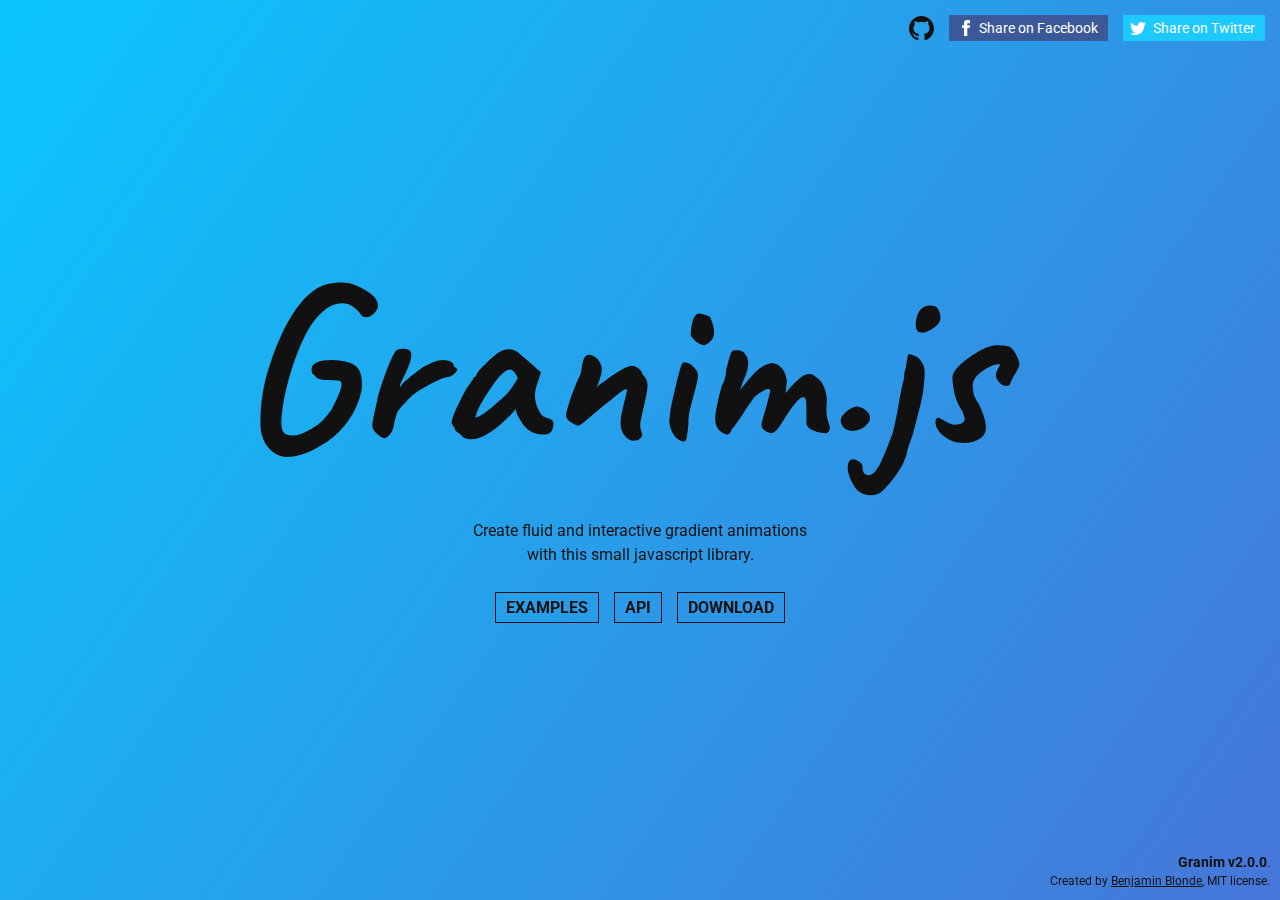
<file: node_modules/granim/docs/index.html>
<!DOCTYPE html><html lang="en"><head><title>Granim.js - Gradient Animations</title><meta name="description" content="Create fluid and interactive gradient animations with this small javascript library."><meta charset="UTF-8"><meta name="viewport" content="user-scalable=no, width=device-width, initial-scale=1, maximum-scale=1"><link type="text/css" rel="stylesheet" href="assets/css/style.css"><link type="text/css" rel="stylesheet" href="https://fonts.googleapis.com/css?family=Roboto:400,400italic,700"><link rel="icon" href="favicon.ico" type="image/x-icon"><!-- Facebook Metas--><meta property="og:url" content="http://sarcadass.github.io/granim.js"><meta property="og:type" content="website"><meta property="og:title" content="Granim.js"><meta property="og:description" content="Create fluid and interactive gradients animations with this small (&lt; 17kB) .js library"><meta property="og:image" content="http://sarcadass.github.io/granim.js/assets/img/social-image.png"><!-- Twitter Metas--><meta property="twitter:card" content="summary_large_image"><meta property="twitter:creator" content="@Sarcadass"><meta property="twitter:title" content="Granim.js"><meta property="twitter:description" content="Create fluid and interactive gradients animations with this small (&lt; 17kB) .js library"><meta property="twitter:image" content="http://sarcadass.github.io/granim.js/assets/img/social-image.png"><meta property="twitter:image:width" content="1200"><meta property="twitter:image:height" content="630"></head><body class="home"><div id="canvas-wrapper"><canvas id="granim-canvas"></canvas><div class="content-wrapper"><div class="description-wrapper"><h1 class="title" title="granim.js"><svg xmlns="http://www.w3.org/2000/svg" viewBox="0 0 396.3 113.8">
<g>
<path d="M62.977,14.366c0,1.281-0.72,2.58-2.16,3.9c-1.44,1.32-2.741,1.98-3.9,1.98c-1.161,0-1.941-0.24-2.34-0.72
c-2.96-4.32-6.281-6.48-9.96-6.48c-3.681,0-7.2,1.56-10.56,4.68c-3.36,3.12-6.24,7.041-8.64,11.76c-2.4,4.721-4.521,9.92-6.36,15.6
c-3.44,10.481-5.441,20.082-6,28.801c0,2.561,0.36,4.439,1.08,5.64c0.72,1.2,2.299,1.8,4.74,1.8c2.439,0,5.719-1.18,9.84-3.54
c4.119-2.358,7.54-5.659,10.26-9.899c3.439-6.48,5.16-10.84,5.16-13.08c0-1.279-0.6-1.92-1.8-1.92c-4.001,0-6.881-0.16-8.64-0.48
c-1.761-0.318-2.921-1.08-3.48-2.279c-1.041-0.319-1.56-1.279-1.56-2.881c0-3.279,3.6-4.92,10.8-4.92
c5.04,0.161,8.838,1.041,11.4,2.641c2.559,1.601,3.84,4.841,3.84,9.72c0,1.44-0.12,2.76-0.36,3.96
c-1.2,5.279-3.36,10.14-6.48,14.58c-3.12,4.439-6.6,8.021-10.44,10.74c-8.082,5.598-15.321,8.398-21.72,8.398
c-3.521,0-6.641-1.619-9.36-4.859c-2.721-3.24-4.08-7.5-4.08-12.779c0-10.561,1.639-20.6,4.92-30.12
c6.799-20.16,14.799-33.16,24-39c3.439-2.16,7.639-3.24,12.6-3.24c1.279,0,2.76,0.12,4.44,0.36c3.36,0.881,6.66,2.4,9.9,4.56
C61.357,9.446,62.977,11.807,62.977,14.366z"/>
    <path d="M75.815,36.566c1.759,0,2.959,0.32,3.601,0.96c1.759,1.521,0.519,6.401-3.721,14.64c-1.361,2.721-1.8,4.08-1.319,4.08
    c0.879-1.519,3.019-3.6,6.42-6.24c3.399-2.64,5.538-4.179,6.42-4.619c0.879-0.439,1.818-0.859,2.82-1.26
c0.999-0.4,1.578-0.641,1.739-0.721c1.759-0.879,3.76-1.219,6-1.02c2.239,0.2,3.601,0.899,4.08,2.1c0,0.801,0.48,1.439,1.44,1.92
l0.6,0.721c0,0.641-0.561,1.46-1.68,2.459c-1.121,1.002-2.28,1.541-3.48,1.62c-1.199,0.081-2.621,0.501-4.26,1.261
c-1.641,0.761-3.221,1.56-4.74,2.399c-1.521,0.84-2.66,1.481-3.42,1.92c-0.761,0.44-1.74,1.021-2.939,1.74
c-2.241,1.521-4.241,3.32-6,5.399c-2.16,2.16-3.401,3.561-3.721,4.201c-0.561,0.561-1.14,2.021-1.74,4.379
c-0.6,2.361-0.9,3.822-0.9,4.381c-0.321,1.28-0.92,2.501-1.8,3.66c-0.881,1.16-1.74,1.859-2.58,2.1s-1.941-0.24-3.3-1.44
c-2.48-1.839-3.581-3.819-3.3-5.94c0.279-2.118,1.099-6.06,2.46-11.819c0.24-2.16,1.5-6.42,3.78-12.78
c2.28-6.359,4.179-10.659,5.7-12.9C72.774,36.968,74.054,36.566,75.815,36.566z"/>
    <path d="M102.815,78.566c0-0.721-0.521-1.72-1.561-3c-1.199-1.2,1.279-7.439,7.44-18.721c0.479-0.479,1.099-1.319,1.86-2.52
    c0.759-1.199,1.26-1.879,1.5-2.04c0-0.318,0.119-0.618,0.359-0.899c0.24-0.279,0.52-0.42,0.84-0.42l0.96-1.92
c0.319-0.721,1.879-2.439,4.681-5.16c2.799-2.719,5.04-4.6,6.72-5.641c1.68-1.039,3.399-1.519,5.16-1.439
c1.759,0.08,3.279,0.641,4.56,1.68c0.16,0.24,0.679,0.681,1.561,1.32c1.519,1.199,4.92,4.16,10.2,8.88l-2.04,6
c-1.842,5.28-1.361,10.16,1.439,14.64c0.799,1.68,2.16,2.682,4.08,3c1.92,0.32,2.88,1.2,2.88,2.641c0,3.281-1.08,5.16-3.24,5.64
c-6.239,0.881-10.92-1.681-14.04-7.681c-1.121-1.518-1.841-3.279-2.159-5.279c-0.561,0.801-1.481,1.841-2.761,3.119
c-10.88,11.041-19.121,14.761-24.72,11.16c-0.24-0.479-0.921-1.119-2.04-1.92C103.374,79.207,102.815,78.728,102.815,78.566z
    M131.015,47.246c-2.961,0-7.842,5.721-14.641,17.16c-1.2,1.92-2.279,4.439-3.239,7.561c1.278,0.16,3.759-1.279,7.439-4.32
c0.72-0.64,1.699-1.479,2.94-2.52c1.239-1.039,2.139-1.801,2.699-2.281c0.56-0.479,1.279-1.119,2.16-1.92
c1.519-1.518,2.88-3.158,4.08-4.92l2.641-4.319C133.734,48.728,132.375,47.246,131.015,47.246z"/>
    <path d="M190.415,46.286l3-0.96c1.2,0,2.46,0.42,3.779,1.26c1.32,0.84,1.98,1.701,1.98,2.58c0,0.24,0.24,0.561,0.72,0.961
    c1.44,1.52,2.16,3.281,2.16,5.279c0,2-0.62,5.58-1.86,10.74c-1.241,5.16-1.88,8.34-1.92,9.54c-0.041,1.2,0.12,2.28,0.48,3.239
c0.36,0.961,0.54,1.662,0.54,2.101c0,0.44-0.36,1.04-1.08,1.8c-0.72,0.762-1.86,1.141-3.42,1.141c-1.561,0-3.061-0.859-4.5-2.58
c-1.44-1.72-2.16-3.88-2.16-6.48c0-2.599,0.88-7.18,2.64-13.74c0.079-0.479,0.16-0.9,0.24-1.26c0.079-0.359,0.139-0.639,0.18-0.84
c0.04-0.199,0.079-0.379,0.12-0.54c0.04-0.159,0.061-0.379,0.061-0.66c0-0.279-0.161-0.42-0.48-0.42c-0.32,0-0.821,0.2-1.5,0.601
c-0.681,0.4-1.319,0.84-1.92,1.319c-0.6,0.479-1.439,1.181-2.52,2.101s-2.021,1.66-2.82,2.22c-0.801,0.561-2.48,1.92-5.04,4.079
c-6.561,5.682-10.14,8.521-10.74,8.521c-0.6,0-1.8-0.559-3.6-1.68c-1.8-1.12-2.7-2.341-2.7-3.66s0.72-4.14,2.16-8.46
s3.159-8.56,5.16-12.721c0.24-0.479,0.52-1.959,0.84-4.439c0.64-3.84,1.8-5.76,3.479-5.76c1.681,0,3.22,0.801,4.62,2.4
c1.399,1.601,2.101,3.221,2.101,4.859c0,1.641-0.381,3.561-1.141,5.76c-0.761,2.201-1.301,3.501-1.619,3.9
c0.159-0.078,0.398-0.279,0.72-0.6c0.799-0.799,2.079-1.76,3.84-2.881c2.479-1.839,4.56-3.279,6.24-4.319L190.415,46.286z"/>
    <path d="M219.575,44.727c0.479-1.2,1.56-1.5,3.239-0.9c1.681,0.6,3.12,1.82,4.32,3.66c0.799,0.881,1.099,2.181,0.9,3.9
    c-0.201,1.721-1.101,5.399-2.7,11.039c-1.602,5.641-2.321,9.822-2.16,12.541c-0.32,3.6-0.642,6.08-0.96,7.439
c-0.32,1.361-0.801,2-1.44,1.92c-1.92,0-3.581-0.999-4.979-3c-1.4-1.998-2.262-4.479-2.58-7.439c0.318-3.04,0.559-5.199,0.72-6.48
C216.734,54.687,218.615,47.127,219.575,44.727z M228.695,18.326c0.879,0,2.719,0.561,5.52,1.68c3.6,7.521,2.8,12.36-2.4,14.52
    c-0.561,0.401-1.319,0.281-2.279-0.36c-0.801-0.078-1.86-0.76-3.181-2.039c-1.319-1.279-1.979-2.12-1.979-2.521
c-0.161-1.759,0.12-4.06,0.84-6.9C225.934,19.868,227.093,18.407,228.695,18.326z"/>
    <path d="M293.975,80.127c-1.92,0-4.062-0.46-6.42-1.381c-2.361-0.918-3.54-2.26-3.54-4.02v-7.44c0-3.198-0.281-5.04-0.84-5.521
    c-1.2-0.639-2.802,0.262-4.801,2.701c-2,2.441-4.361,5.9-7.08,10.379c-2.72,4.482-4.961,6.121-6.72,4.92
c-3.041-0.959-4.2-2.879-3.479-5.76c2.079-6.799,3.52-12.159,4.319-16.08c-0.641-1.038-1.961-0.879-3.96,0.48
c-0.239,0.161-0.62,0.401-1.14,0.721c-0.521,0.32-0.96,0.6-1.32,0.84c-0.359,0.239-0.779,0.561-1.26,0.959
c-0.881,0.882-2.9,3.741-6.06,8.58c-3.162,4.842-5.181,7.621-6.061,8.34c-0.561,1.44-1.08,2.341-1.56,2.701
c-0.48,0.359-1.161,0.341-2.04-0.061c-3.36-1.439-5.04-3.939-5.04-7.5c0-3.559,1.158-9.42,3.479-17.58
c1.359-2.479,2.04-4.8,2.04-6.96c0.24-1.519,0.721-3.579,1.44-6.181c0.72-2.598,1.239-4.02,1.56-4.26
c0.559-0.639,1.72-0.858,3.48-0.66c1.759,0.201,2.88,0.822,3.359,1.86c2.08,2.16,2.2,5.841,0.36,11.04
c-0.96,2.001-1.961,4.68-3,8.04c0.96-1.68,3.52-4.8,7.68-9.36c1.44-1.599,3.061-2.838,4.86-3.72c1.8-0.879,3.259-1.319,4.38-1.319
c1.92,0.32,3.54,1.26,4.86,2.819c1.319,1.56,2.14,3.702,2.46,6.421l-0.601,6.239c1.84-2.479,4.279-5.079,7.32-7.8
c3.36-2.56,6.12-2.719,8.28-0.48c1.999,1.121,3.499,3.081,4.5,5.881c0.999,2.801,1.339,5.721,1.02,8.76c-0.32,3.041,0,6.041,0.96,9
c0.799,1.439,0.939,2.699,0.42,3.779C295.314,79.586,294.695,80.127,293.975,80.127z"/>
    <path d="M306.213,67.766c1.519-0.959,2.68-1.458,3.479-1.5c0.799-0.039,1.96,0.262,3.48,0.9c2.719,1.68,3.919,3.54,3.6,5.58
    c-0.32,2.04-2.081,3.861-5.279,5.46c-3.12,1.122-5.761,0.882-7.921-0.72C300.373,74.447,301.252,71.207,306.213,67.766z"/>
    <path d="M308.133,93.566c0.72,0,1.7,0.359,2.939,1.08c1.241,0.719,1.86,1.479,1.86,2.279c0,2.959,0.761,4.52,2.28,4.68
    c1.839,0.641,3.639-0.439,5.399-3.24c1.279-1.602,3.88-7.559,7.8-17.879c0.799-2.719,1.759-7.219,2.881-13.5
c1.119-6.279,1.839-10.08,2.159-11.4c0.319-1.32,0.58-2.358,0.78-3.119c0.199-0.76,0.3-1.681,0.3-2.761
c0-1.079,0.279-2.179,0.84-3.3c0-0.96,0.181-2.319,0.54-4.08c0.36-1.759,0.54-2.68,0.54-2.76c0.319-0.318,1.2-0.22,2.641,0.3
c1.439,0.521,2.479,1.101,3.12,1.74c1.439,1.601,2.319,3.239,2.64,4.92c0.318,1.68,0.24,4.44-0.24,8.28
c0,2.399-0.62,6.06-1.859,10.979c-1.241,4.92-2.001,7.94-2.28,9.06c-0.281,1.122-0.54,2.061-0.78,2.82
c-0.24,0.762-0.381,1.341-0.42,1.74c-0.041,0.401-0.561,1.98-1.56,4.74c-1.002,2.76-1.581,4.699-1.74,5.82
c-0.161,1.119-0.801,2.918-1.92,5.398c-1.121,2.479-2.861,5.24-5.221,8.281c-2.36,3.039-4.101,4.998-5.22,5.879
c-1.68,1.84-3.921,2.719-6.72,2.641c-2.8-0.08-5.16-1.121-7.08-3.121c-1.759-2.398-3.019-4.82-3.78-7.26
c-0.759-2.441-0.919-4.42-0.479-5.939C305.994,94.324,306.854,93.566,308.133,93.566z M340.533,22.286
    c0.799-5.04,3.04-7.719,6.721-8.04c1.839-0.159,3.279,0.201,4.319,1.08c1.92,3.201,2.16,5.88,0.721,8.04
c-1.921,2.16-3.981,3.6-6.181,4.32c-2.201,0.72-3.78,0.6-4.74-0.36C340.492,26.288,340.212,24.607,340.533,22.286z"/>
    <path d="M389.552,35.846c1,0.801,1.98,2.201,2.94,4.201s1.439,3.479,1.439,4.439c0,1.041-0.96,3.041-2.88,6
    c-1.04,2.081-1.58,3.221-1.62,3.42c-0.041,0.201-0.119,0.42-0.239,0.66s-0.201,0.381-0.24,0.42c-0.041,0.041-0.12,0.141-0.24,0.3
c-0.12,0.161-0.221,0.24-0.3,0.24c-0.081,0-0.18,0.041-0.3,0.12c-0.12,0.08-0.24,0.08-0.36,0c-0.12-0.079-0.581-0.1-1.38-0.061
c-0.801,0.041-1.761-0.539-2.88-1.74c-1.121-1.199-1.68-2.399-1.68-3.6c0-1.199,0.359-2.358,1.079-3.48
c0.721-1.119,1.08-1.779,1.08-1.979c0-0.198-0.359-0.3-1.08-0.3c-1.92,0-4.58,1.16-7.979,3.48c-3.401,2.32-5.1,4.9-5.1,7.739
c0,2.841,0.72,5.421,2.159,7.74c0.64,0.642,1.579,2.54,2.82,5.7c1.239,3.161,1.86,5.9,1.86,8.22c0,2.321-1.062,4.2-3.181,5.64
c-2.12,1.44-5.04,2.16-8.76,2.16s-7.001-1.199-9.84-3.6c-2.841-2.4-4.26-4.879-4.26-7.439c0-1.359,0.559-2.041,1.68-2.041
c0.318,0.081,1.44,0.701,3.36,1.86c1.92,1.161,3.52,1.74,4.8,1.74c3.198,0,4.959-0.88,5.28-2.64c0-1.12-0.561-2.8-1.681-5.041
c-2.801-4.158-4.361-9.678-4.68-16.56c0-2.8,2.76-6.198,8.28-10.2c5.52-3.999,10.119-6.199,13.8-6.6
C385.851,34.646,388.551,35.047,389.552,35.846z"/>
</g>
</svg>
<span class="name">Granim.js</span></h1><p class="description">Create fluid and interactive gradient animations<br>
with this small javascript library.</p></div><nav><a class="link" id="dark-state" href="examples.html">Examples</a><a class="link" id="light-state" href="api-v2.0.0.html">API</a><a class="link" id="green-state" href="https://github.com/sarcadass/granim.js/releases" target="_blank" rel="external">Download</a></nav></div></div><div id="social-wrapper"><a class="github" href="https://github.com/sarcadass/granim.js" target="_blank" title="Github" rel="external"><svg xmlns="http://www.w3.org/2000/svg" viewBox="0 0 25 25">
    <g>
        <path fill-rule="evenodd" clip-rule="evenodd" fill="#221E1B" d="M12.476,0C5.587,0,0,5.586,0,12.476
		c0,5.512,3.575,10.189,8.533,11.842c0.623,0.113,0.853-0.271,0.853-0.604c0-0.296-0.011-1.279-0.017-2.32
		c-3.471,0.754-4.203-1.473-4.203-1.473c-0.568-1.444-1.386-1.827-1.386-1.827c-1.132-0.772,0.085-0.758,0.085-0.758
		c1.253,0.088,1.913,1.286,1.913,1.286c1.113,1.908,2.919,1.356,3.631,1.039c0.112-0.81,0.435-1.358,0.791-1.67
		c-2.771-0.315-5.684-1.385-5.684-6.167c0-1.362,0.487-2.475,1.286-3.349c-0.13-0.314-0.558-1.582,0.121-3.301
		c0,0,1.047-0.336,3.432,1.278c0.995-0.276,2.062-0.415,3.122-0.419c1.061,0.004,2.129,0.143,3.125,0.419
		c2.384-1.614,3.43-1.278,3.43-1.278c0.68,1.719,0.25,2.987,0.122,3.301c0.801,0.874,1.283,1.986,1.283,3.349
		c0,4.792-2.918,5.847-5.696,6.157c0.447,0.385,0.847,1.146,0.847,2.309c0,1.671-0.015,3.015-0.015,3.424
		c0,0.333,0.224,0.723,0.855,0.602c4.957-1.652,8.526-6.329,8.526-11.84C24.953,5.586,19.365,0,12.476,0z"/>
        <path fill="#221E1B" d="M4.726,17.914c-0.028,0.062-0.124,0.081-0.213,0.037c-0.091-0.04-0.142-0.124-0.113-0.188
		c0.028-0.063,0.125-0.082,0.214-0.038C4.705,17.766,4.757,17.852,4.726,17.914L4.726,17.914z M4.572,17.8"/>
        <path fill="#221E1B" d="M5.231,18.477c-0.059,0.057-0.176,0.031-0.255-0.058c-0.081-0.086-0.096-0.202-0.036-0.256
		c0.061-0.058,0.173-0.033,0.256,0.055C5.277,18.306,5.293,18.421,5.231,18.477L5.231,18.477z M5.112,18.351"/>
        <path fill="#221E1B" d="M5.723,19.195c-0.076,0.055-0.201,0.003-0.278-0.105c-0.077-0.112-0.077-0.245,0.001-0.298
		c0.078-0.055,0.201-0.006,0.279,0.103C5.801,19.009,5.801,19.142,5.723,19.195L5.723,19.195z M5.723,19.195"/>
        <path fill="#221E1B" d="M6.397,19.892c-0.069,0.074-0.214,0.055-0.321-0.049c-0.108-0.102-0.14-0.245-0.072-0.319
		c0.07-0.076,0.216-0.054,0.324,0.048C6.437,19.673,6.469,19.815,6.397,19.892L6.397,19.892z M6.397,19.892"/>
        <path fill="#221E1B" d="M7.328,20.294c-0.031,0.097-0.171,0.141-0.313,0.101c-0.141-0.043-0.233-0.158-0.205-0.256
		c0.029-0.099,0.171-0.146,0.313-0.101C7.263,20.08,7.355,20.194,7.328,20.294L7.328,20.294z M7.328,20.294"/>
        <path fill="#221E1B" d="M8.347,20.368c0.004,0.102-0.116,0.188-0.264,0.189c-0.149,0.005-0.271-0.079-0.272-0.181
		c0-0.104,0.117-0.188,0.267-0.19C8.226,20.185,8.347,20.266,8.347,20.368L8.347,20.368z M8.347,20.368"/>
        <path fill="#221E1B" d="M9.297,20.206c0.018,0.1-0.084,0.203-0.232,0.231c-0.145,0.025-0.279-0.036-0.297-0.135
		C8.749,20.2,8.856,20.097,8.999,20.07C9.147,20.044,9.279,20.104,9.297,20.206L9.297,20.206z M9.297,20.206"/>
    </g>
</svg>
</a><a class="cta-social cta-facebook" href="http://www.facebook.com/sharer.php?u=http://sarcadass.github.io/granim.js" target="_blank" rel="external"><svg version="1.1" xmlns="http://www.w3.org/2000/svg" x="0px" y="0px" width="16px" height="16px" viewBox="0 0 16 16" enable-background="new 0 0 16 16" xml:space="preserve">
<path d="M8,5.333H6V8h2v8h3.334V8h2.428L14,5.333h-2.666V4.222c0-0.637,0.127-0.889,0.742-0.889H14V0h-2.539
	C9.064,0,8,1.055,8,3.077V5.333z"/>
</svg>
Share on Facebook</a><a class="cta-social cta-twitter" href="https://twitter.com/share?text=Create%20fluid%20and%20interactive%20gradients%20animations%20with%20this%20small%20%28&lt;%2010kB%29%20.js%20library&amp;via=Sarcadass&amp;url=http%3A%2F%2Fsarcadass.github.io%2Fgranim.js" target="_blank" rel="external"><svg version="1.1" xmlns="http://www.w3.org/2000/svg"x="0px" y="0px" width="16px" height="16px" viewBox="0 0 16 16" enable-background="new 0 0 16 16" xml:space="preserve">
<path d="M16,3.538c-0.588,0.261-1.221,0.437-1.885,0.516c0.677-0.406,1.198-1.049,1.442-1.816c-0.634,0.376-1.337,0.65-2.084,0.797
	c-0.599-0.638-1.452-1.037-2.396-1.037c-2.119,0-3.676,1.977-3.198,4.03c-2.727-0.137-5.146-1.444-6.765-3.43
	c-0.86,1.475-0.446,3.405,1.016,4.383C1.592,6.964,1.085,6.817,0.644,6.571C0.607,8.092,1.698,9.514,3.276,9.83
	C2.814,9.956,2.308,9.985,1.793,9.887C2.21,11.19,3.422,12.14,4.86,12.166c-1.38,1.082-3.119,1.565-4.86,1.36
	C1.453,14.458,3.179,15,5.032,15c6.094,0,9.539-5.146,9.33-9.763C15.003,4.774,15.561,4.195,16,3.538z"/>
</svg>
Share on Twitter</a></div><footer id="home-footer"><strong>Granim v<span class="version-number">2.0.0</span></strong>.<br> Created by <a href="https://twitter.com/Sarcadass" target="_blank">Benjamin Blonde</a>,
MIT license.</footer><script src="assets/js/vendor/jquery-3.1.0.min.js"></script><script src="assets/js/vendor/granim.min.js"></script><script type="text/javascript">var pageId = 'homepage';</script><script src="assets/js/script.js"></script><script type="text/javascript">(function(i, s, o, g, r, a, m) {
  i['GoogleAnalyticsObject'] = r;
  i[r] = i[r] || function() {
    (i[r].q = i[r].q || []).push(arguments)
  }, i[r].l = 1 * new Date();
  a = s.createElement(o),
  m = s.getElementsByTagName(o)[0];
  a.async = 1;
  a.src = g;
  m.parentNode.insertBefore(a, m)
})(window, document, 'script', 'https://www.google-analytics.com/analytics.js', 'ga');
ga('create', 'UA-83387901-1', 'auto');
ga('send', 'pageview');</script></body></html>
</file>
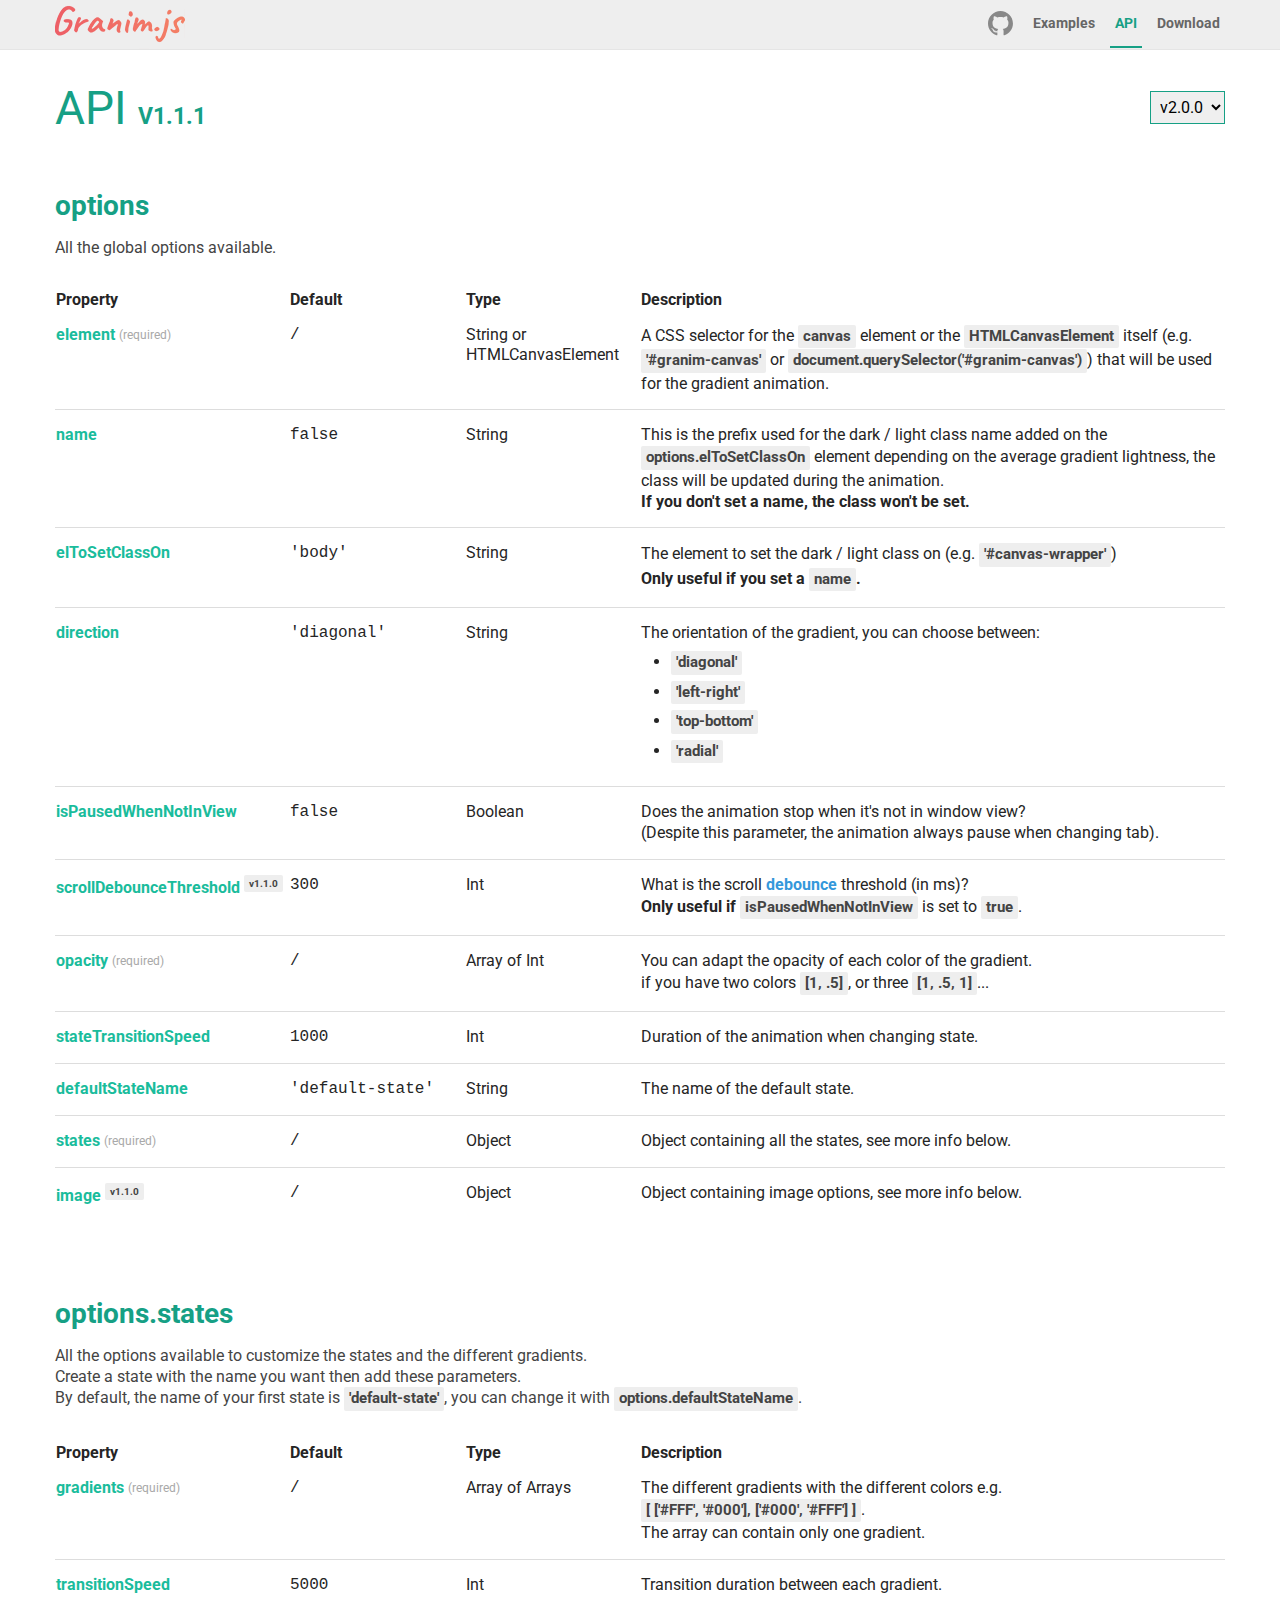
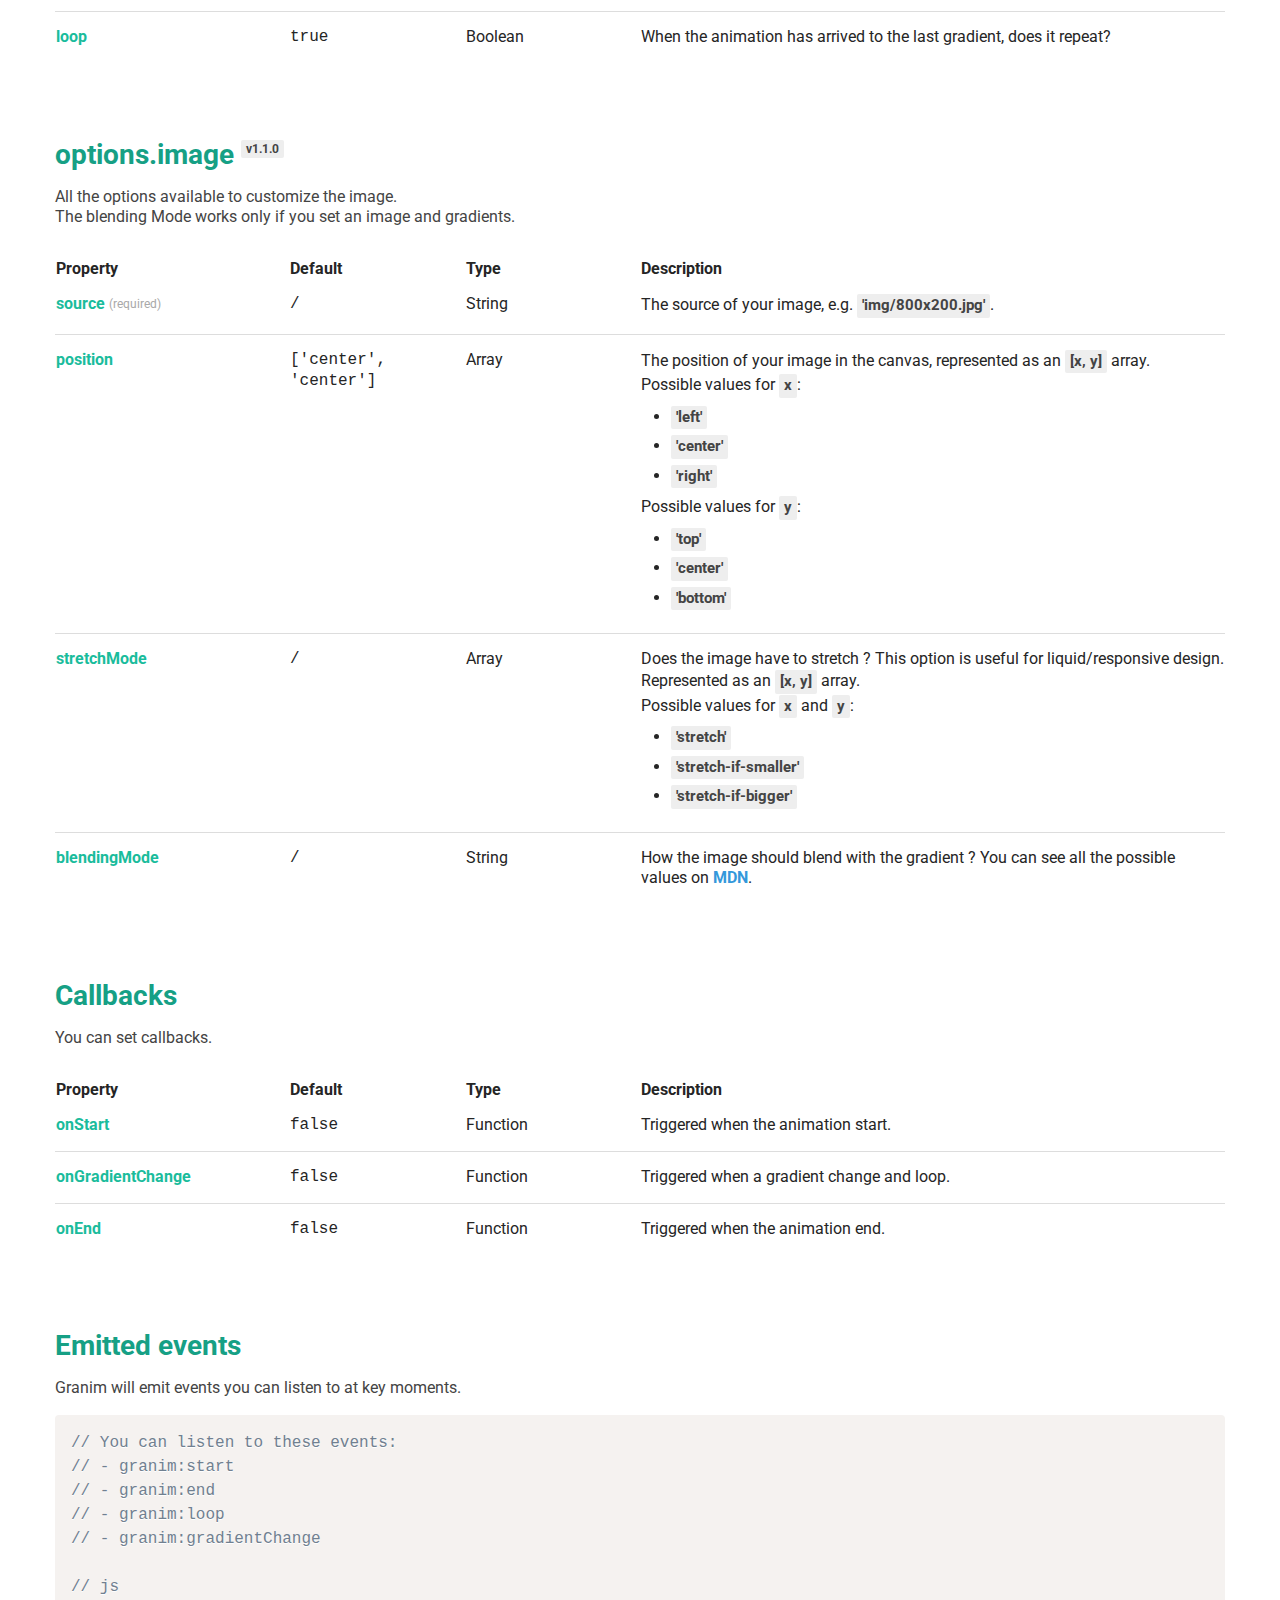
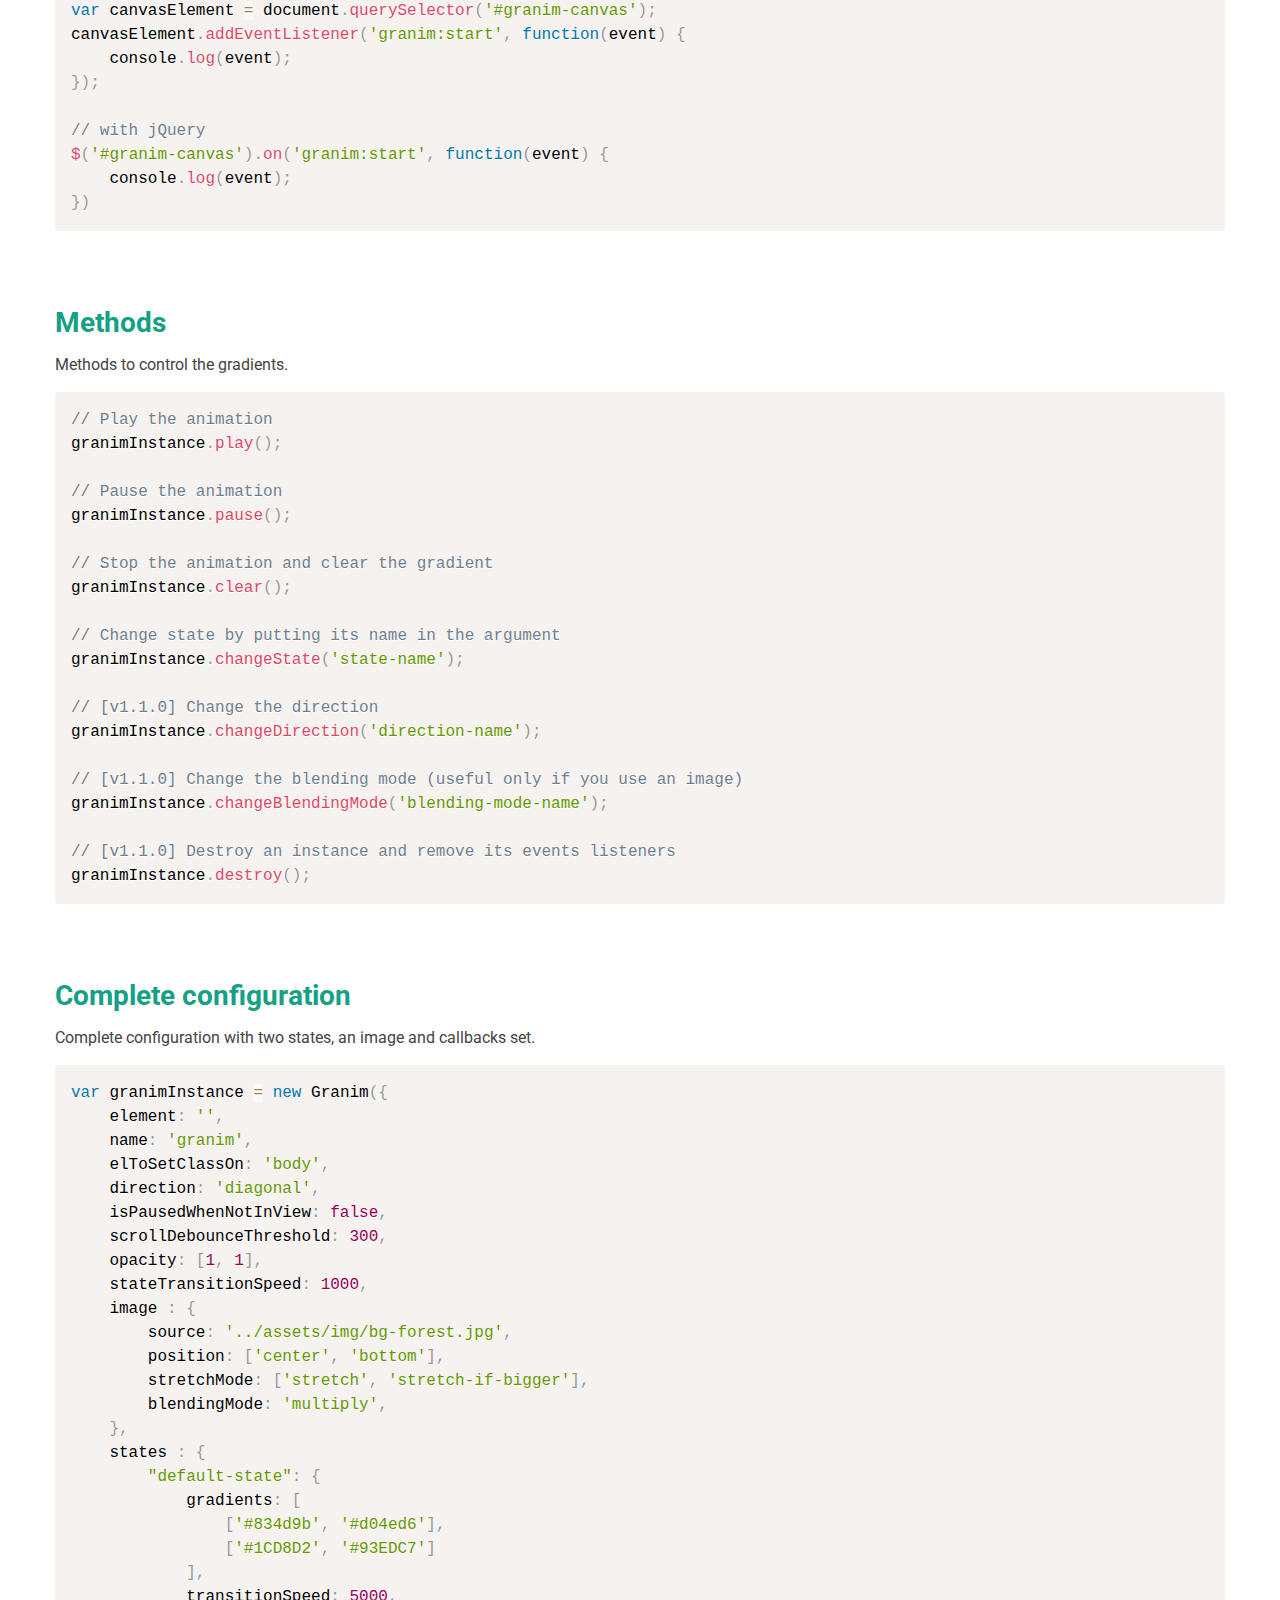
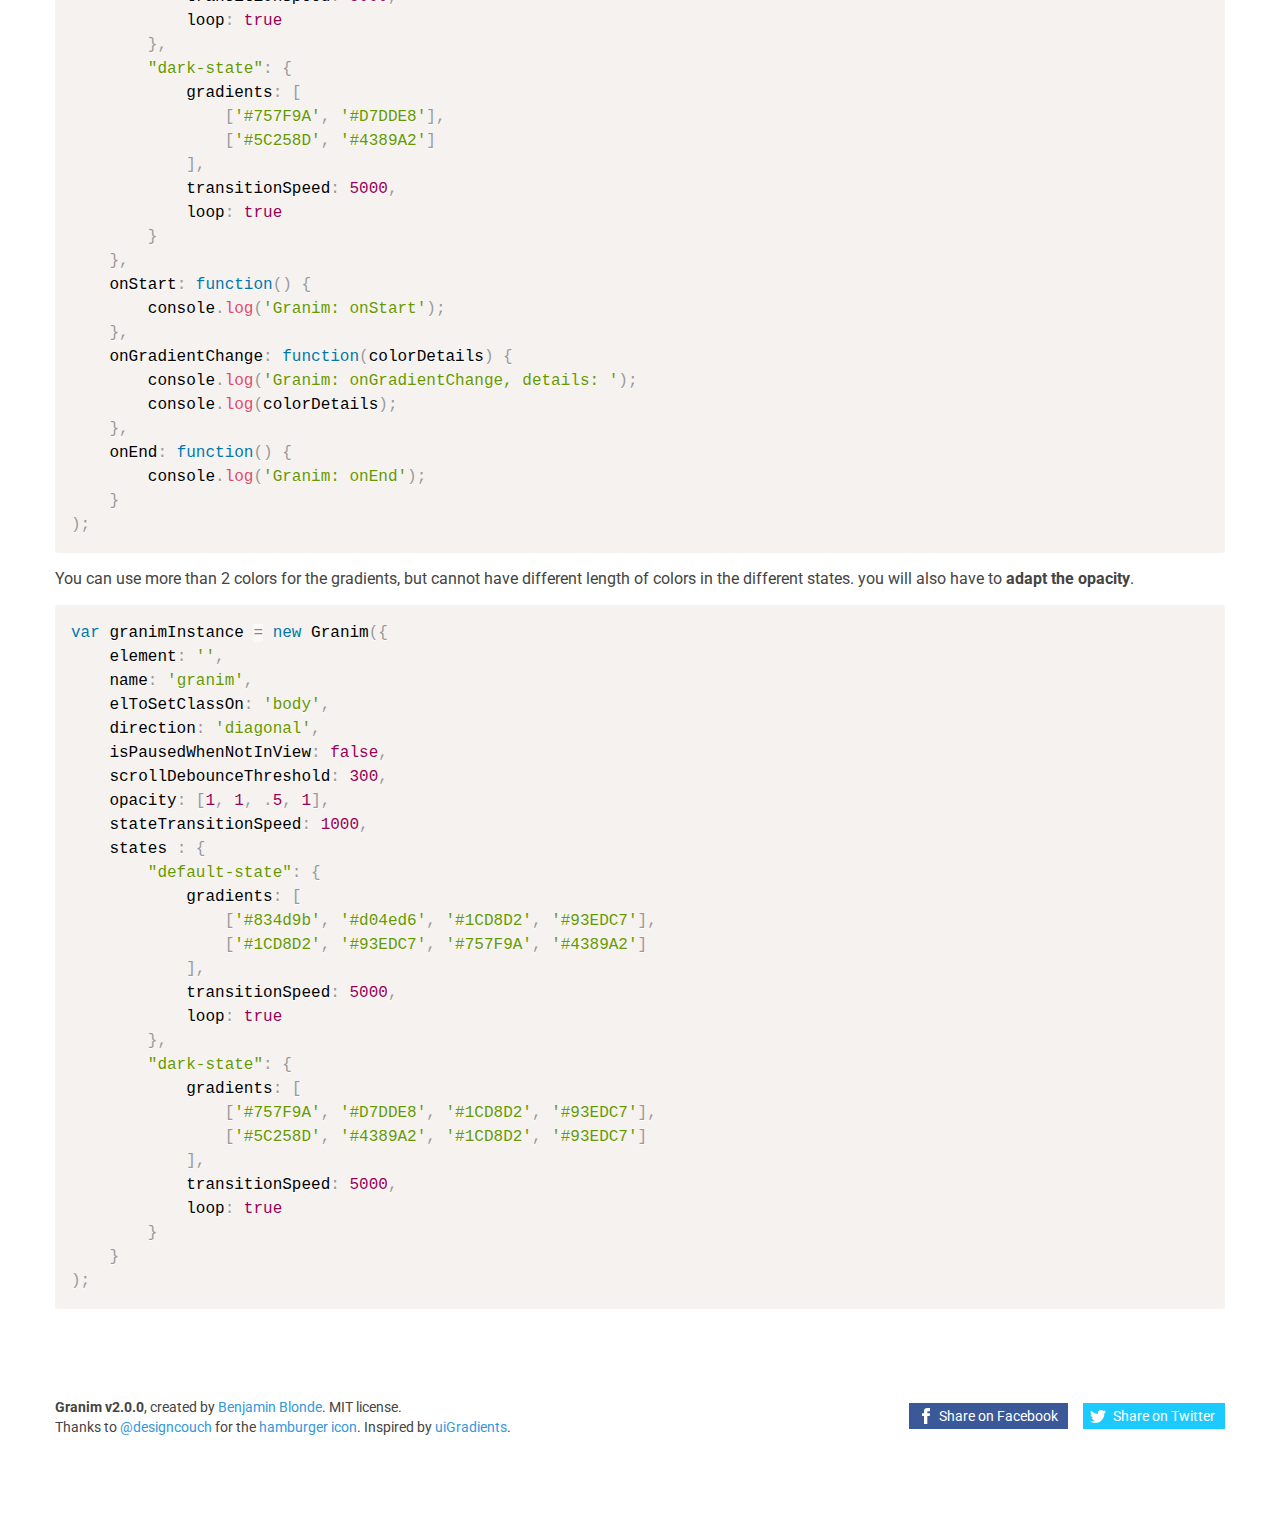
<file: node_modules/granim/docs/api-v1.1.1.html>
<!DOCTYPE html><html lang="en"><head><title>API V1.1.1 | Granim.js</title><meta name="description" content="API for granim.js. Gradients animations in javascript."><meta charset="UTF-8"><meta name="viewport" content="user-scalable=no, width=device-width, initial-scale=1, maximum-scale=1"><link type="text/css" rel="stylesheet" href="assets/css/style.css"><link type="text/css" rel="stylesheet" href="https://fonts.googleapis.com/css?family=Roboto:400,400italic,700"><link rel="icon" href="favicon.ico" type="image/x-icon"><!-- Facebook Metas--><meta property="og:url" content="http://sarcadass.github.io/granim.js"><meta property="og:type" content="website"><meta property="og:title" content="Granim.js"><meta property="og:description" content="Create fluid and interactive gradients animations with this small (&lt; 17kB) .js library"><meta property="og:image" content="http://sarcadass.github.io/granim.js/assets/img/social-image.png"><!-- Twitter Metas--><meta property="twitter:card" content="summary_large_image"><meta property="twitter:creator" content="@Sarcadass"><meta property="twitter:title" content="Granim.js"><meta property="twitter:description" content="Create fluid and interactive gradients animations with this small (&lt; 17kB) .js library"><meta property="twitter:image" content="http://sarcadass.github.io/granim.js/assets/img/social-image.png"><meta property="twitter:image:width" content="1200"><meta property="twitter:image:height" content="630"><link type="text/css" rel="stylesheet" href="assets/css/prism.css"></head><body class="api"><header class="main-header"><div class="container clearfix"><div class="bloc-logo"><canvas id="logo-canvas"></canvas><a class="logo-mask" href="index.html">Granim.js</a></div><div class="main-nav"><div class="hamburger-icon"><span></span><span></span><span></span><span></span><span></span><span></span></div><nav><ul class="clearfix"><li><a class="text-link" href="https://github.com/sarcadass/granim.js/releases" target="_blank" rel="external">Download</a></li><li><a class="text-link" id="nav-api" href="api-v2.0.0.html">API</a></li><li><a class="text-link" id="nav-examples" href="examples.html">Examples</a></li><li><a class="github" href="https://github.com/sarcadass/granim.js" target="_blank" title="Github" rel="external"><svg xmlns="http://www.w3.org/2000/svg" viewBox="0 0 25 25">
    <g>
        <path fill-rule="evenodd" clip-rule="evenodd" fill="#221E1B" d="M12.476,0C5.587,0,0,5.586,0,12.476
		c0,5.512,3.575,10.189,8.533,11.842c0.623,0.113,0.853-0.271,0.853-0.604c0-0.296-0.011-1.279-0.017-2.32
		c-3.471,0.754-4.203-1.473-4.203-1.473c-0.568-1.444-1.386-1.827-1.386-1.827c-1.132-0.772,0.085-0.758,0.085-0.758
		c1.253,0.088,1.913,1.286,1.913,1.286c1.113,1.908,2.919,1.356,3.631,1.039c0.112-0.81,0.435-1.358,0.791-1.67
		c-2.771-0.315-5.684-1.385-5.684-6.167c0-1.362,0.487-2.475,1.286-3.349c-0.13-0.314-0.558-1.582,0.121-3.301
		c0,0,1.047-0.336,3.432,1.278c0.995-0.276,2.062-0.415,3.122-0.419c1.061,0.004,2.129,0.143,3.125,0.419
		c2.384-1.614,3.43-1.278,3.43-1.278c0.68,1.719,0.25,2.987,0.122,3.301c0.801,0.874,1.283,1.986,1.283,3.349
		c0,4.792-2.918,5.847-5.696,6.157c0.447,0.385,0.847,1.146,0.847,2.309c0,1.671-0.015,3.015-0.015,3.424
		c0,0.333,0.224,0.723,0.855,0.602c4.957-1.652,8.526-6.329,8.526-11.84C24.953,5.586,19.365,0,12.476,0z"/>
        <path fill="#221E1B" d="M4.726,17.914c-0.028,0.062-0.124,0.081-0.213,0.037c-0.091-0.04-0.142-0.124-0.113-0.188
		c0.028-0.063,0.125-0.082,0.214-0.038C4.705,17.766,4.757,17.852,4.726,17.914L4.726,17.914z M4.572,17.8"/>
        <path fill="#221E1B" d="M5.231,18.477c-0.059,0.057-0.176,0.031-0.255-0.058c-0.081-0.086-0.096-0.202-0.036-0.256
		c0.061-0.058,0.173-0.033,0.256,0.055C5.277,18.306,5.293,18.421,5.231,18.477L5.231,18.477z M5.112,18.351"/>
        <path fill="#221E1B" d="M5.723,19.195c-0.076,0.055-0.201,0.003-0.278-0.105c-0.077-0.112-0.077-0.245,0.001-0.298
		c0.078-0.055,0.201-0.006,0.279,0.103C5.801,19.009,5.801,19.142,5.723,19.195L5.723,19.195z M5.723,19.195"/>
        <path fill="#221E1B" d="M6.397,19.892c-0.069,0.074-0.214,0.055-0.321-0.049c-0.108-0.102-0.14-0.245-0.072-0.319
		c0.07-0.076,0.216-0.054,0.324,0.048C6.437,19.673,6.469,19.815,6.397,19.892L6.397,19.892z M6.397,19.892"/>
        <path fill="#221E1B" d="M7.328,20.294c-0.031,0.097-0.171,0.141-0.313,0.101c-0.141-0.043-0.233-0.158-0.205-0.256
		c0.029-0.099,0.171-0.146,0.313-0.101C7.263,20.08,7.355,20.194,7.328,20.294L7.328,20.294z M7.328,20.294"/>
        <path fill="#221E1B" d="M8.347,20.368c0.004,0.102-0.116,0.188-0.264,0.189c-0.149,0.005-0.271-0.079-0.272-0.181
		c0-0.104,0.117-0.188,0.267-0.19C8.226,20.185,8.347,20.266,8.347,20.368L8.347,20.368z M8.347,20.368"/>
        <path fill="#221E1B" d="M9.297,20.206c0.018,0.1-0.084,0.203-0.232,0.231c-0.145,0.025-0.279-0.036-0.297-0.135
		C8.749,20.2,8.856,20.097,8.999,20.07C9.147,20.044,9.279,20.104,9.297,20.206L9.297,20.206z M9.297,20.206"/>
    </g>
</svg>
</a></li></ul></nav></div></div></header><div class="main-content"><div class="container bloc"><div class="title-bloc"><h1>API <span class="api-version">V1.1.1</span></h1><select id="version-select"><option value="/api-v2.0.0.html">v2.0.0</option><option value="/api-v1.1.1.html">v1.1.1</option></select></div><h2>options</h2><p>All the global options available.</p><table class="api-list"><thead><tr><th>Property</th><th>Default</th><th>Type</th><th>Description</th></tr></thead><tbody><tr><td>element <span class="required">(required)</span></td><td>/</td><td>String or HTMLCanvasElement</td><td>A CSS selector for the <span class="snippet">canvas</span> element or the <span class="snippet">HTMLCanvasElement</span> itself (e.g. <span class="snippet">'#granim-canvas'</span> or <span class="snippet">document.querySelector('#granim-canvas')</span>) that will be used for the gradient animation.</td></tr><tr><td>name</td><td>false</td><td>String</td><td>This is the prefix used for the dark / light class name added
on the <span class="snippet">options.elToSetClassOn</span> element depending on the average gradient lightness,
the class will be updated during the animation.<br><strong>If you don't set a name, the class won't be set.</strong></td></tr><tr><td>elToSetClassOn</td><td>'body'</td><td>String</td><td>The element to set the dark / light class on (e.g. <span class="snippet">'#canvas-wrapper'</span>)<br><strong>Only useful if you set a <span class="snippet">name</span>.</strong></td></tr><tr><td>direction</td><td>'diagonal'</td><td>String</td><td>The orientation of the gradient, you can choose between:<ul><li><span class="snippet">'diagonal'</span></li><li><span class="snippet">'left-right'</span></li><li><span class="snippet">'top-bottom'</span></li><li><span class="snippet">'radial'</span></li></ul></td></tr><tr><td>isPausedWhenNotInView</td><td>false</td><td>Boolean</td><td>Does the animation stop when it's not in window view?<br>
(Despite this parameter, the animation always pause
when changing tab).</td></tr><tr><td>scrollDebounceThreshold <span class="version">v1.1.0</span></td><td>300</td><td>Int</td><td>What is the scroll <a class="link" href="https://css-tricks.com/debouncing-throttling-explained-examples/" target="_blank">debounce</a> threshold (in ms)?<br><strong>Only useful if </strong><span class="snippet">isPausedWhenNotInView</span> is set to <span class="snippet">true</span>.</td></tr><tr><td>opacity <span class="required">(required)</span></td><td>/</td><td>Array of Int</td><td>You can adapt the opacity of each color of the gradient.<br>
if you have two colors <span class="snippet">[1, .5]</span>,
or three <span class="snippet">[1, .5, 1]</span>...</td></tr><tr><td>stateTransitionSpeed</td><td>1000</td><td>Int</td><td>Duration of the animation when changing state.</td></tr><tr><td>defaultStateName</td><td>'default-state'</td><td>String</td><td>The name of the default state.</td></tr><tr><td>states <span class="required">(required)</span></td><td>/</td><td>Object</td><td>Object containing all the states, see more info below.</td></tr><tr><td>image <span class="version">v1.1.0</span></td><td>/</td><td>Object</td><td>Object containing image options, see more info below.</td></tr></tbody></table></div><div class="container bloc"><h2>options.states</h2><p>All the options available to customize the states and the different gradients.<br>
Create a state with the name you want then add these parameters.<br>
By default, the name of your first state is <span class="snippet">'default-state'</span>, you can change it with <span class="snippet">options.defaultStateName</span>.</p><table class="api-list"><thead><tr><th>Property</th><th>Default</th><th>Type</th><th>Description</th></tr></thead><tbody><tr><td>gradients <span class="required">(required)</span></td><td>/</td><td>Array of Arrays</td><td>The different gradients with the different colors
e.g. <span class="snippet">[ ['#FFF', '#000'],
['#000', '#FFF'] ]</span>.<br>
The array can contain only one gradient.</td></tr><tr><td>transitionSpeed</td><td>5000</td><td>Int</td><td>Transition duration between each gradient.</td></tr><tr><td>loop</td><td>true</td><td>Boolean</td><td>When the animation has arrived to the last gradient, does it repeat?</td></tr></tbody></table></div><div class="container bloc" id="options-image"><h2>options.image <span class="version">v1.1.0</span></h2><p>All the options available to customize the image.<br>
The blending Mode works only if you set an image and gradients.</p><table class="api-list"><thead><tr><th>Property</th><th>Default</th><th>Type</th><th>Description</th></tr></thead><tbody><tr><td>source <span class="required">(required)</span></td><td>/</td><td>String</td><td>The source of your image,
e.g. <span class="snippet">'img/800x200.jpg'</span>.</td></tr><tr><td>position</td><td>['center', 'center']</td><td>Array</td><td>The position of your image in the canvas, represented as an <span class="snippet">[x, y]</span> array.<br>
Possible values for <span class="snippet">x</span>:<ul><li><span class="snippet">'left'</span></li><li><span class="snippet">'center'</span></li><li><span class="snippet">'right'</span></li></ul>Possible values for <span class="snippet">y</span>:<ul><li><span class="snippet">'top'</span></li><li><span class="snippet">'center'</span></li><li><span class="snippet">'bottom'</span></li></ul></td></tr><tr><td>stretchMode</td><td>/</td><td>Array</td><td>Does the image have to stretch ? This option is useful for liquid/responsive design.
Represented as an <span class="snippet">[x, y]</span> array.<br>
Possible values for <span class="snippet">x</span> and <span class="snippet">y</span>:<ul><li><span class="snippet">'stretch'</span></li><li><span class="snippet">'stretch-if-smaller'</span></li><li><span class="snippet">'stretch-if-bigger'</span></li></ul></td></tr><tr><td>blendingMode</td><td>/</td><td>String</td><td>How the image should blend with the gradient ?
You can see all the possible values on&nbsp;<a class="link" href="https://developer.mozilla.org/fr/docs/Web/API/CanvasRenderingContext2D/globalCompositeOperation" target="_blank">MDN</a>.</td></tr></tbody></table></div><div class="container bloc"><h2>Callbacks</h2><p>You can set callbacks.</p><table class="api-list"><thead><tr><th>Property</th><th>Default</th><th>Type</th><th>Description</th></tr></thead><tbody><tr><td>onStart</td><td>false</td><td>Function</td><td>Triggered when the animation start.</td></tr><tr><td>onGradientChange</td><td>false</td><td>Function</td><td>Triggered when a gradient change and loop.</td></tr><tr><td>onEnd</td><td>false</td><td>Function</td><td>Triggered when the animation end.</td></tr></tbody></table></div><div class="container bloc"><h2>Emitted events</h2><p>Granim will emit events you can listen to at key moments.</p><pre><code class="language-js">// You can listen to these events:
// - granim:start
// - granim:end
// - granim:loop
// - granim:gradientChange
<br>
// js
var canvasElement = document.querySelector('#granim-canvas');
canvasElement.addEventListener('granim:start', function(event) {
    console.log(event);
});
<br>
// with jQuery
$('#granim-canvas').on('granim:start', function(event) {
    console.log(event);
})</code></pre></div><div class="container bloc"><h2>Methods</h2><p>Methods to control the gradients.</p><pre><code class="language-js">// Play the animation
granimInstance.play();
<br>
// Pause the animation
granimInstance.pause();
<br>
// Stop the animation and clear the gradient
granimInstance.clear();
<br>
// Change state by putting its name in the argument
granimInstance.changeState('state-name');
<br>
// [v1.1.0] Change the direction
granimInstance.changeDirection('direction-name');
<br>
// [v1.1.0] Change the blending mode (useful only if you use an image)
granimInstance.changeBlendingMode('blending-mode-name');
<br>
// [v1.1.0] Destroy an instance and remove its events listeners
granimInstance.destroy();</code></pre></div><div class="container bloc"><h2>Complete configuration</h2><p>Complete configuration with two states, an image and callbacks set.</p><pre><code class="language-js">var granimInstance = new Granim({
    element: '',
    name: 'granim',
    elToSetClassOn: 'body',
    direction: 'diagonal',
    isPausedWhenNotInView: false,
    scrollDebounceThreshold: 300,
    opacity: [1, 1],
    stateTransitionSpeed: 1000,
    image : {
        source: '../assets/img/bg-forest.jpg',
        position: ['center', 'bottom'],
        stretchMode: ['stretch', 'stretch-if-bigger'],
        blendingMode: 'multiply',
    },
    states : {
        "default-state": {
            gradients: [
                ['#834d9b', '#d04ed6'],
                ['#1CD8D2', '#93EDC7']
            ],
            transitionSpeed: 5000,
            loop: true
        },
        "dark-state": {
            gradients: [
                ['#757F9A', '#D7DDE8'],
                ['#5C258D', '#4389A2']
            ],
            transitionSpeed: 5000,
            loop: true
        }
    },
    onStart: function() {
        console.log('Granim: onStart');
    },
    onGradientChange: function(colorDetails) {
        console.log('Granim: onGradientChange, details: ');
        console.log(colorDetails);
    },
    onEnd: function() {
        console.log('Granim: onEnd');
    }
);</code></pre><p>You can use more than 2 colors for the gradients,
but cannot have different length of colors in the
different states. you will also have to
<strong>adapt the opacity</strong>.</p><pre><code class="language-js">var granimInstance = new Granim({
    element: '',
    name: 'granim',
    elToSetClassOn: 'body',
    direction: 'diagonal',
    isPausedWhenNotInView: false,
    scrollDebounceThreshold: 300,
    opacity: [1, 1, .5, 1],
    stateTransitionSpeed: 1000,
    states : {
        "default-state": {
            gradients: [
                ['#834d9b', '#d04ed6', '#1CD8D2', '#93EDC7'],
                ['#1CD8D2', '#93EDC7', '#757F9A', '#4389A2']
            ],
            transitionSpeed: 5000,
            loop: true
        },
        "dark-state": {
            gradients: [
                ['#757F9A', '#D7DDE8', '#1CD8D2', '#93EDC7'],
                ['#5C258D', '#4389A2', '#1CD8D2', '#93EDC7']
            ],
            transitionSpeed: 5000,
            loop: true
        }
    }
);</code></pre></div><div class="footer container bloc clearfix"><p><strong>Granim v<span>2.0.0</span></strong>, created by <a href="https://twitter.com/Sarcadass" target="_blank">Benjamin Blonde</a>.
MIT license.<br>
Thanks to <a href="https://twitter.com/designcouch" target="_blank">@designcouch</a>
for the <a href="https://codepen.io/designcouch/pen/Atyop" target="_blank">hamburger icon</a>.
Inspired by <a href="http://uigradients.com/" target="_blank">uiGradients</a>.</p><div class="bloc-social"><a class="cta-social cta-facebook" href="http://www.facebook.com/sharer.php?u=http://sarcadass.github.io/granim.js" target="_blank"><svg version="1.1" xmlns="http://www.w3.org/2000/svg" x="0px" y="0px" width="16px" height="16px" viewBox="0 0 16 16" enable-background="new 0 0 16 16" xml:space="preserve">
<path d="M8,5.333H6V8h2v8h3.334V8h2.428L14,5.333h-2.666V4.222c0-0.637,0.127-0.889,0.742-0.889H14V0h-2.539
	C9.064,0,8,1.055,8,3.077V5.333z"/>
</svg>
Share on Facebook</a><a class="cta-social cta-twitter" href="https://twitter.com/share?text=Create%20fluid%20and%20interactive%20gradients%20animations%20with%20this%20small%20%28&lt;%2010kB%29%20.js%20library&amp;via=Sarcadass&amp;url=http%3A%2F%2Fsarcadass.github.io%2Fgranim.js" target="_blank"><svg version="1.1" xmlns="http://www.w3.org/2000/svg"x="0px" y="0px" width="16px" height="16px" viewBox="0 0 16 16" enable-background="new 0 0 16 16" xml:space="preserve">
<path d="M16,3.538c-0.588,0.261-1.221,0.437-1.885,0.516c0.677-0.406,1.198-1.049,1.442-1.816c-0.634,0.376-1.337,0.65-2.084,0.797
	c-0.599-0.638-1.452-1.037-2.396-1.037c-2.119,0-3.676,1.977-3.198,4.03c-2.727-0.137-5.146-1.444-6.765-3.43
	c-0.86,1.475-0.446,3.405,1.016,4.383C1.592,6.964,1.085,6.817,0.644,6.571C0.607,8.092,1.698,9.514,3.276,9.83
	C2.814,9.956,2.308,9.985,1.793,9.887C2.21,11.19,3.422,12.14,4.86,12.166c-1.38,1.082-3.119,1.565-4.86,1.36
	C1.453,14.458,3.179,15,5.032,15c6.094,0,9.539-5.146,9.33-9.763C15.003,4.774,15.561,4.195,16,3.538z"/>
</svg>
Share on Twitter</a></div></div></div><script src="assets/js/vendor/jquery-3.1.0.min.js"></script><script src="assets/js/vendor/granim.min.js"></script><script src="assets/js/vendor/prism.js"></script><script type="text/javascript">var pageId = 'api';</script><script src="assets/js/script.js"></script><script type="text/javascript">(function(i, s, o, g, r, a, m) {
  i['GoogleAnalyticsObject'] = r;
  i[r] = i[r] || function() {
    (i[r].q = i[r].q || []).push(arguments)
  }, i[r].l = 1 * new Date();
  a = s.createElement(o),
  m = s.getElementsByTagName(o)[0];
  a.async = 1;
  a.src = g;
  m.parentNode.insertBefore(a, m)
})(window, document, 'script', 'https://www.google-analytics.com/analytics.js', 'ga');
ga('create', 'UA-83387901-1', 'auto');
ga('send', 'pageview');</script></body></html>
</file>
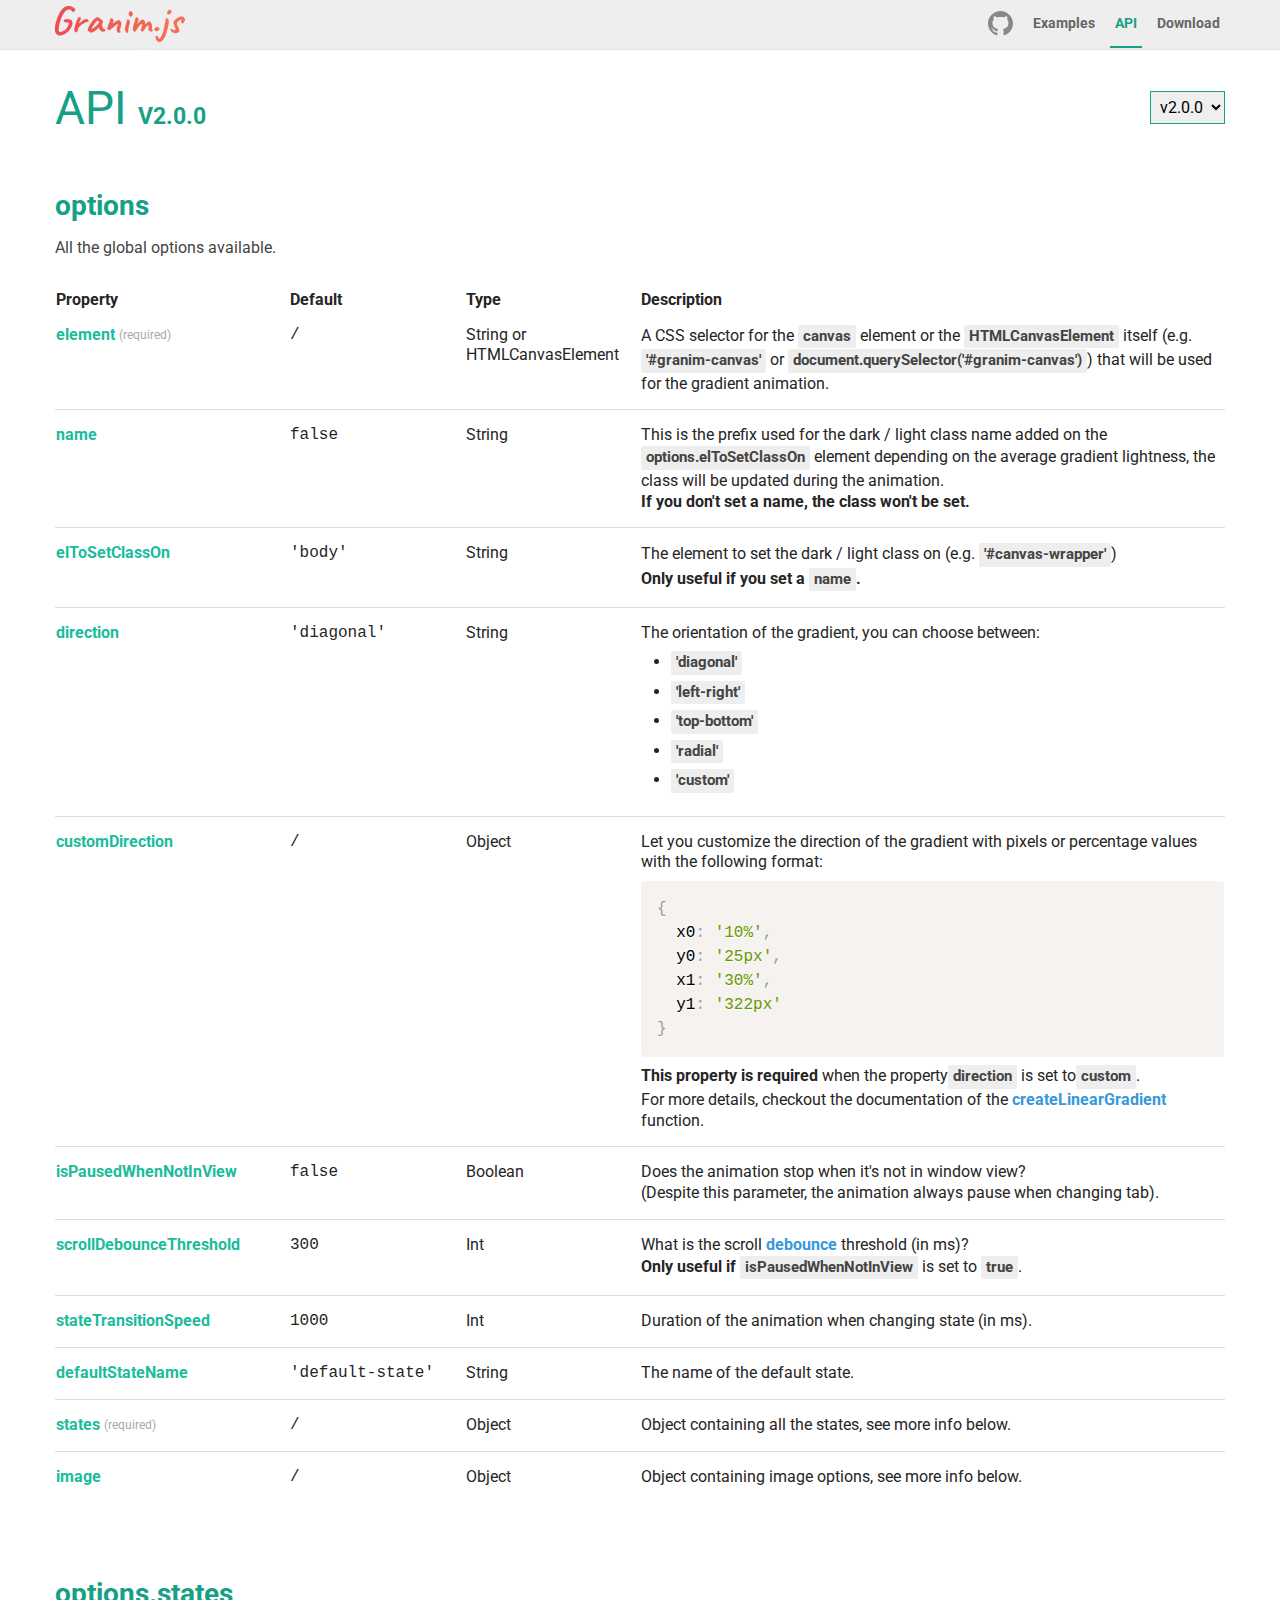
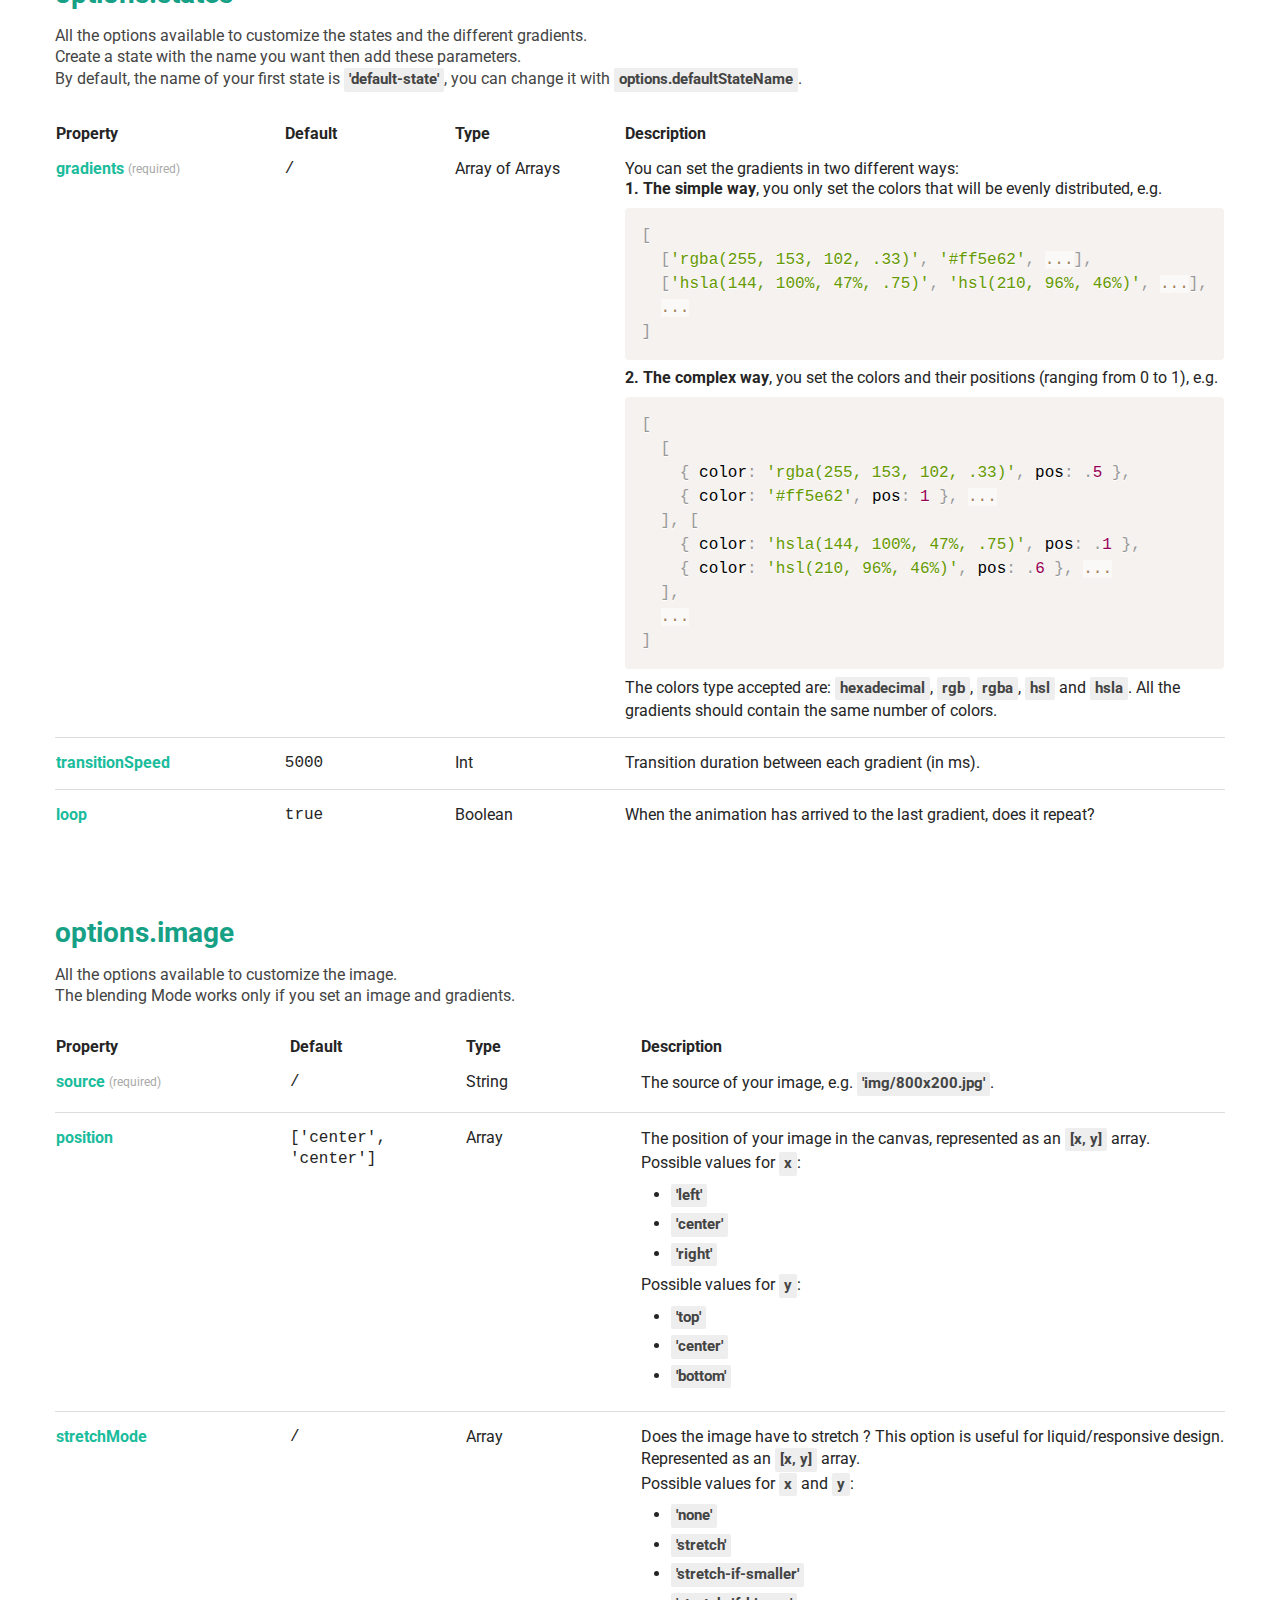
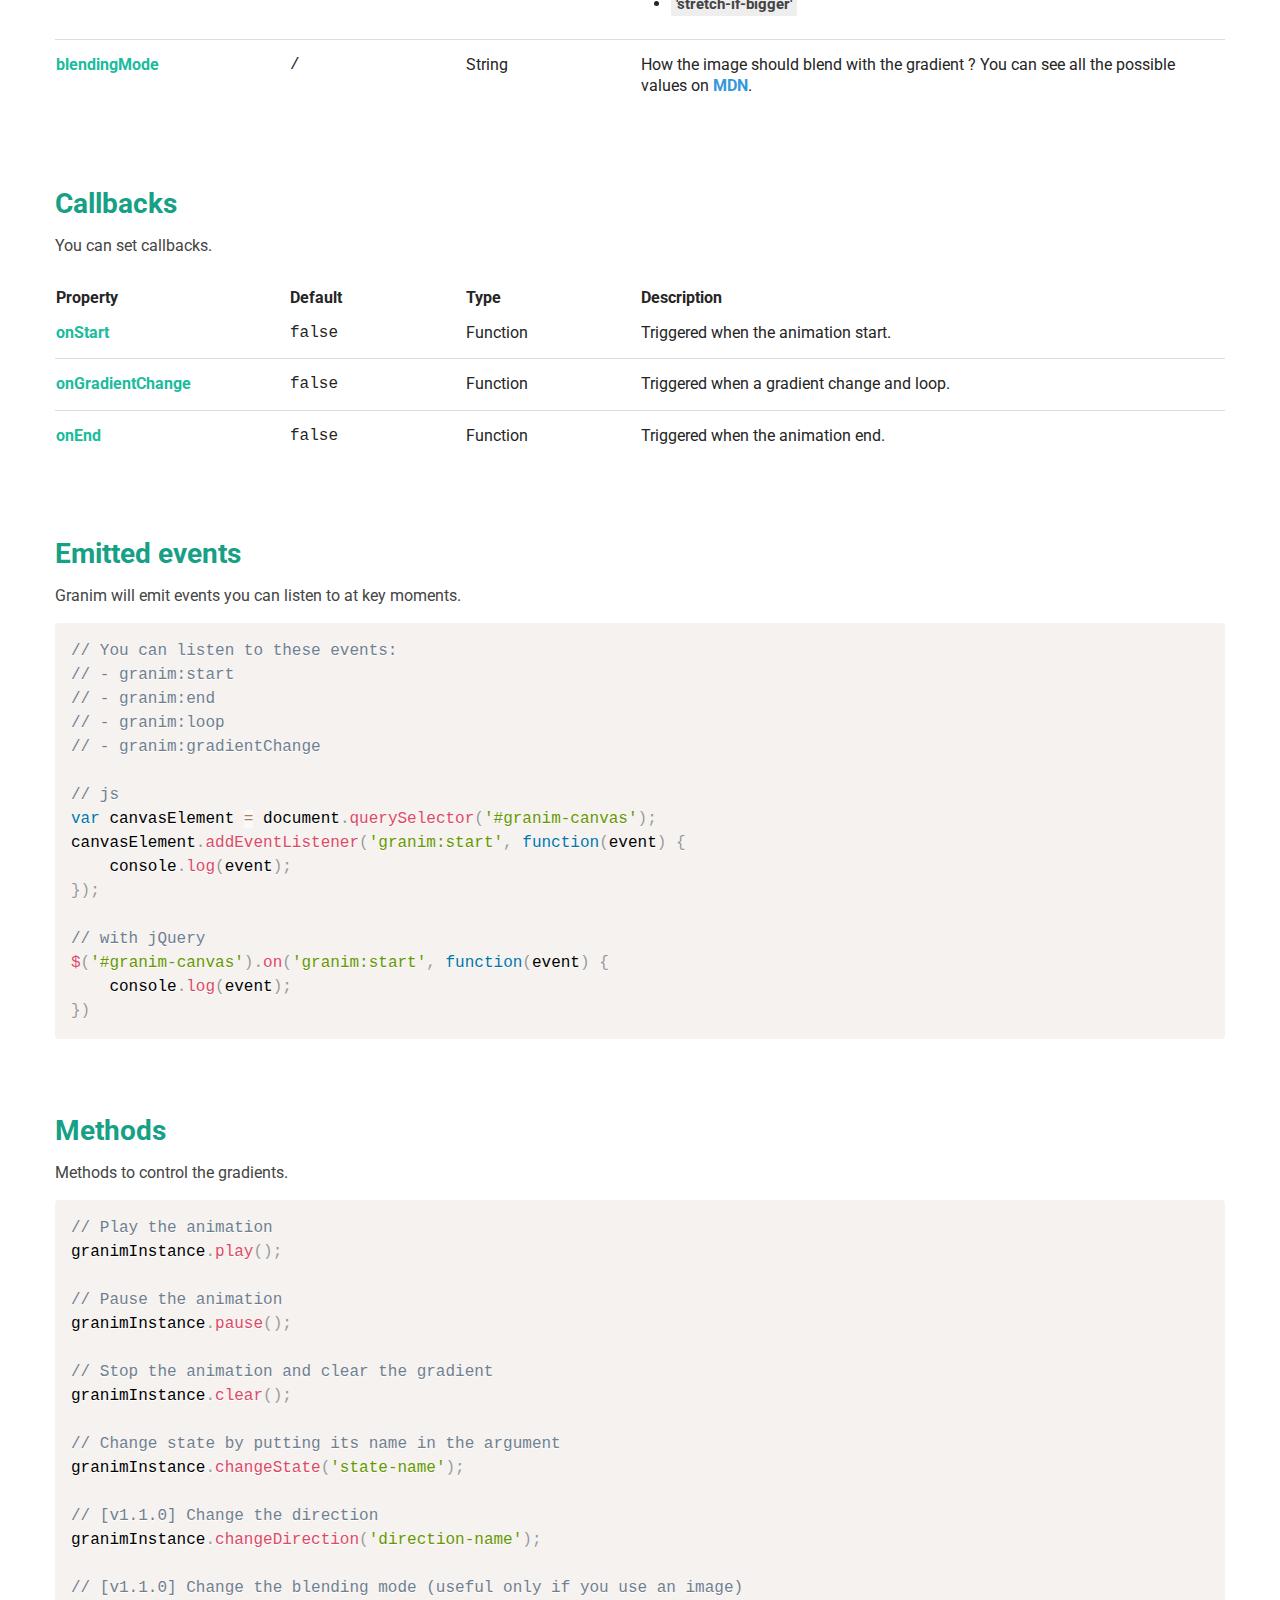
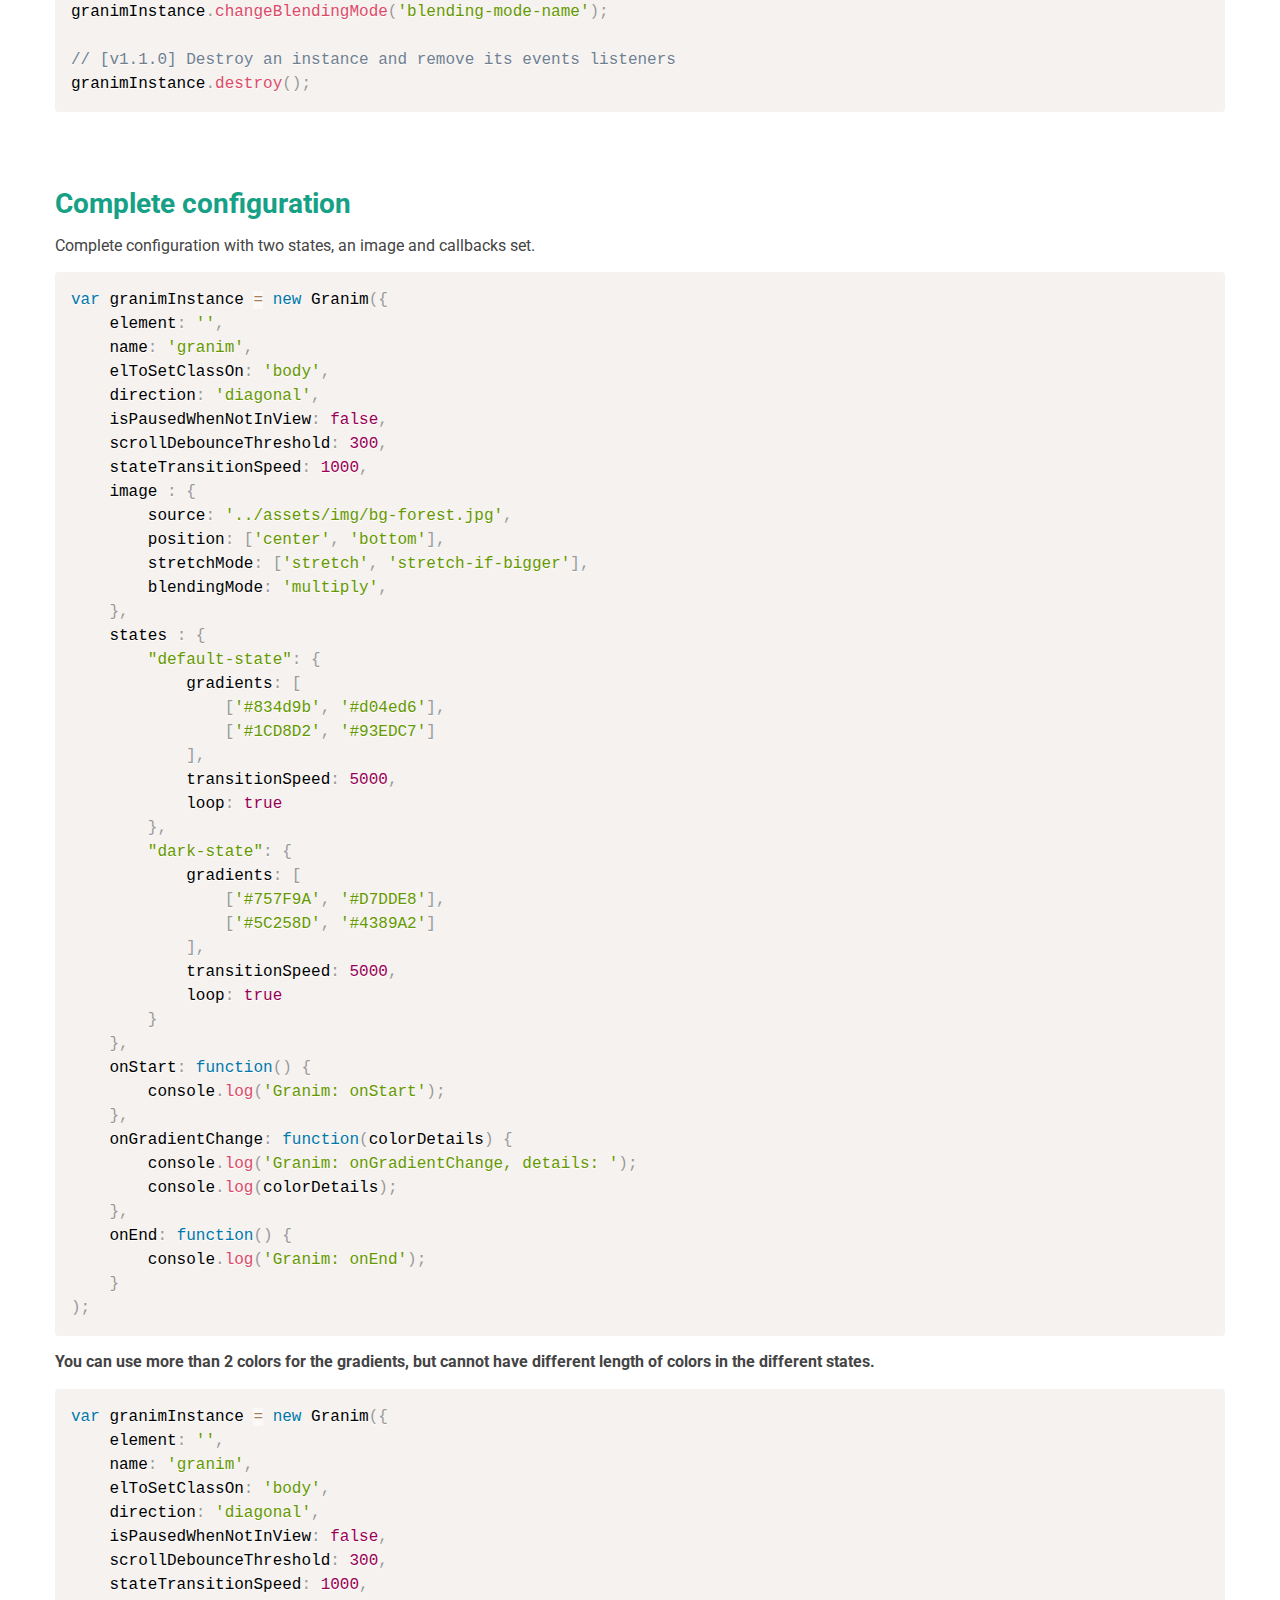
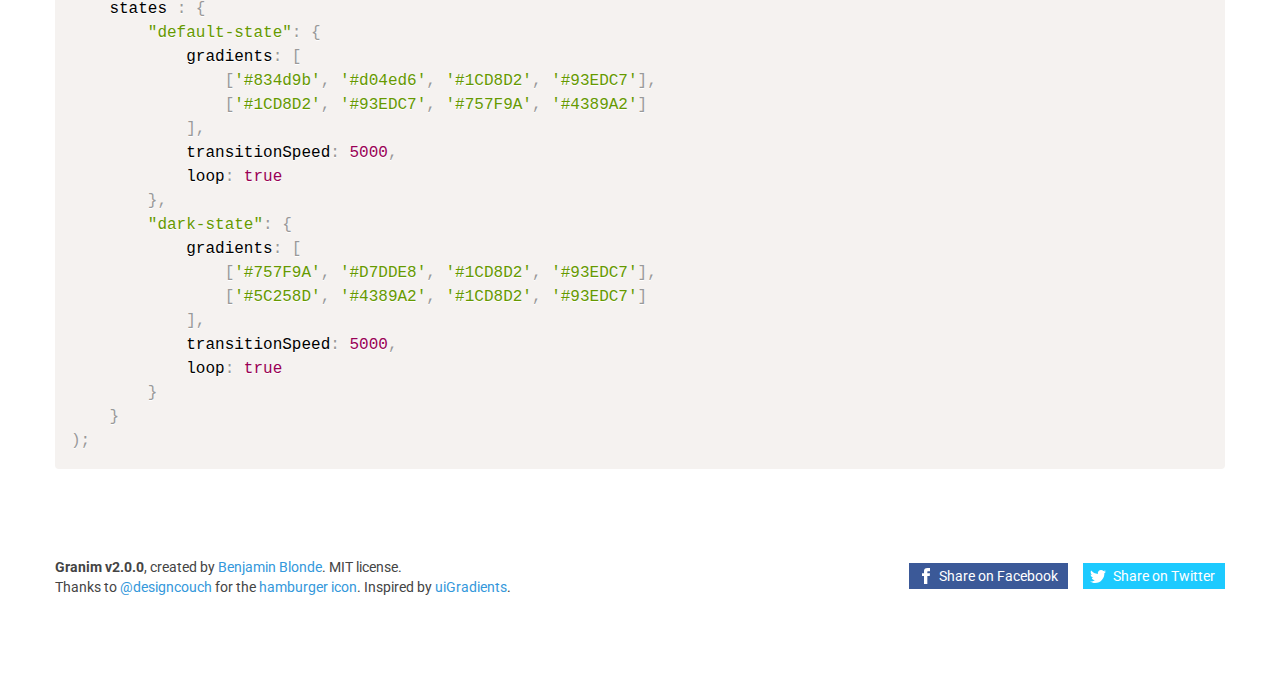
<file: node_modules/granim/docs/api-v2.0.0.html>
<!DOCTYPE html><html lang="en"><head><title>API V2.0.0 | Granim.js</title><meta name="description" content="API for granim.js. Gradients animations in javascript."><meta charset="UTF-8"><meta name="viewport" content="user-scalable=no, width=device-width, initial-scale=1, maximum-scale=1"><link type="text/css" rel="stylesheet" href="assets/css/style.css"><link type="text/css" rel="stylesheet" href="https://fonts.googleapis.com/css?family=Roboto:400,400italic,700"><link rel="icon" href="favicon.ico" type="image/x-icon"><!-- Facebook Metas--><meta property="og:url" content="http://sarcadass.github.io/granim.js"><meta property="og:type" content="website"><meta property="og:title" content="Granim.js"><meta property="og:description" content="Create fluid and interactive gradients animations with this small (&lt; 17kB) .js library"><meta property="og:image" content="http://sarcadass.github.io/granim.js/assets/img/social-image.png"><!-- Twitter Metas--><meta property="twitter:card" content="summary_large_image"><meta property="twitter:creator" content="@Sarcadass"><meta property="twitter:title" content="Granim.js"><meta property="twitter:description" content="Create fluid and interactive gradients animations with this small (&lt; 17kB) .js library"><meta property="twitter:image" content="http://sarcadass.github.io/granim.js/assets/img/social-image.png"><meta property="twitter:image:width" content="1200"><meta property="twitter:image:height" content="630"><link type="text/css" rel="stylesheet" href="assets/css/prism.css"></head><body class="api"><header class="main-header"><div class="container clearfix"><div class="bloc-logo"><canvas id="logo-canvas"></canvas><a class="logo-mask" href="index.html">Granim.js</a></div><div class="main-nav"><div class="hamburger-icon"><span></span><span></span><span></span><span></span><span></span><span></span></div><nav><ul class="clearfix"><li><a class="text-link" href="https://github.com/sarcadass/granim.js/releases" target="_blank" rel="external">Download</a></li><li><a class="text-link" id="nav-api" href="api-v2.0.0.html">API</a></li><li><a class="text-link" id="nav-examples" href="examples.html">Examples</a></li><li><a class="github" href="https://github.com/sarcadass/granim.js" target="_blank" title="Github" rel="external"><svg xmlns="http://www.w3.org/2000/svg" viewBox="0 0 25 25">
    <g>
        <path fill-rule="evenodd" clip-rule="evenodd" fill="#221E1B" d="M12.476,0C5.587,0,0,5.586,0,12.476
		c0,5.512,3.575,10.189,8.533,11.842c0.623,0.113,0.853-0.271,0.853-0.604c0-0.296-0.011-1.279-0.017-2.32
		c-3.471,0.754-4.203-1.473-4.203-1.473c-0.568-1.444-1.386-1.827-1.386-1.827c-1.132-0.772,0.085-0.758,0.085-0.758
		c1.253,0.088,1.913,1.286,1.913,1.286c1.113,1.908,2.919,1.356,3.631,1.039c0.112-0.81,0.435-1.358,0.791-1.67
		c-2.771-0.315-5.684-1.385-5.684-6.167c0-1.362,0.487-2.475,1.286-3.349c-0.13-0.314-0.558-1.582,0.121-3.301
		c0,0,1.047-0.336,3.432,1.278c0.995-0.276,2.062-0.415,3.122-0.419c1.061,0.004,2.129,0.143,3.125,0.419
		c2.384-1.614,3.43-1.278,3.43-1.278c0.68,1.719,0.25,2.987,0.122,3.301c0.801,0.874,1.283,1.986,1.283,3.349
		c0,4.792-2.918,5.847-5.696,6.157c0.447,0.385,0.847,1.146,0.847,2.309c0,1.671-0.015,3.015-0.015,3.424
		c0,0.333,0.224,0.723,0.855,0.602c4.957-1.652,8.526-6.329,8.526-11.84C24.953,5.586,19.365,0,12.476,0z"/>
        <path fill="#221E1B" d="M4.726,17.914c-0.028,0.062-0.124,0.081-0.213,0.037c-0.091-0.04-0.142-0.124-0.113-0.188
		c0.028-0.063,0.125-0.082,0.214-0.038C4.705,17.766,4.757,17.852,4.726,17.914L4.726,17.914z M4.572,17.8"/>
        <path fill="#221E1B" d="M5.231,18.477c-0.059,0.057-0.176,0.031-0.255-0.058c-0.081-0.086-0.096-0.202-0.036-0.256
		c0.061-0.058,0.173-0.033,0.256,0.055C5.277,18.306,5.293,18.421,5.231,18.477L5.231,18.477z M5.112,18.351"/>
        <path fill="#221E1B" d="M5.723,19.195c-0.076,0.055-0.201,0.003-0.278-0.105c-0.077-0.112-0.077-0.245,0.001-0.298
		c0.078-0.055,0.201-0.006,0.279,0.103C5.801,19.009,5.801,19.142,5.723,19.195L5.723,19.195z M5.723,19.195"/>
        <path fill="#221E1B" d="M6.397,19.892c-0.069,0.074-0.214,0.055-0.321-0.049c-0.108-0.102-0.14-0.245-0.072-0.319
		c0.07-0.076,0.216-0.054,0.324,0.048C6.437,19.673,6.469,19.815,6.397,19.892L6.397,19.892z M6.397,19.892"/>
        <path fill="#221E1B" d="M7.328,20.294c-0.031,0.097-0.171,0.141-0.313,0.101c-0.141-0.043-0.233-0.158-0.205-0.256
		c0.029-0.099,0.171-0.146,0.313-0.101C7.263,20.08,7.355,20.194,7.328,20.294L7.328,20.294z M7.328,20.294"/>
        <path fill="#221E1B" d="M8.347,20.368c0.004,0.102-0.116,0.188-0.264,0.189c-0.149,0.005-0.271-0.079-0.272-0.181
		c0-0.104,0.117-0.188,0.267-0.19C8.226,20.185,8.347,20.266,8.347,20.368L8.347,20.368z M8.347,20.368"/>
        <path fill="#221E1B" d="M9.297,20.206c0.018,0.1-0.084,0.203-0.232,0.231c-0.145,0.025-0.279-0.036-0.297-0.135
		C8.749,20.2,8.856,20.097,8.999,20.07C9.147,20.044,9.279,20.104,9.297,20.206L9.297,20.206z M9.297,20.206"/>
    </g>
</svg>
</a></li></ul></nav></div></div></header><div class="main-content"><div class="container bloc"><div class="title-bloc"><h1>API <span class="api-version">V2.0.0</span></h1><select id="version-select"><option value="/api-v2.0.0.html">v2.0.0</option><option value="/api-v1.1.1.html">v1.1.1</option></select></div><h2>options</h2><p>All the global options available.</p><table class="api-list"><thead><tr><th>Property</th><th>Default</th><th>Type</th><th>Description</th></tr></thead><tbody><tr><td>element <span class="required">(required)</span></td><td>/</td><td>String or HTMLCanvasElement</td><td>A CSS selector for the <span class="snippet">canvas</span> element or the <span class="snippet">HTMLCanvasElement</span> itself (e.g. <span class="snippet">'#granim-canvas'</span> or <span class="snippet">document.querySelector('#granim-canvas')</span>) that will be used for the gradient animation.</td></tr><tr><td>name</td><td>false</td><td>String</td><td>This is the prefix used for the dark / light class name added
on the <span class="snippet">options.elToSetClassOn</span> element depending on the average gradient lightness,
the class will be updated during the animation.<br><strong>If you don't set a name, the class won't be set.</strong></td></tr><tr><td>elToSetClassOn</td><td>'body'</td><td>String</td><td>The element to set the dark / light class on (e.g. <span class="snippet">'#canvas-wrapper'</span>)<br><strong>Only useful if you set a <span class="snippet">name</span>.</strong></td></tr><tr><td>direction</td><td>'diagonal'</td><td>String</td><td>The orientation of the gradient, you can choose between:<ul><li><span class="snippet">'diagonal'</span></li><li><span class="snippet">'left-right'</span></li><li><span class="snippet">'top-bottom'</span></li><li><span class="snippet">'radial'</span></li><li><span class="snippet">'custom'</span></li></ul></td></tr><tr><td>customDirection</td><td>/</td><td>Object</td><td>Let you customize the direction of the gradient with pixels or percentage values with the following format:<pre><code class="language-js">{
  x0: '10%',
  y0: '25px',
  x1: '30%',
  y1: '322px'
}</code></pre><strong>This property is required</strong> when the property<span class="snippet">direction</span> is set to<span class="snippet">custom</span>.<br>For more details, checkout the documentation of the <a class="link" href="https://developer.mozilla.org/en-US/docs/Web/API/CanvasRenderingContext2D/createLinearGradient" target="_blank">createLinearGradient </a>function.</td></tr><tr><td>isPausedWhenNotInView</td><td>false</td><td>Boolean</td><td>Does the animation stop when it's not in window view?<br>
(Despite this parameter, the animation always pause
when changing tab).</td></tr><tr><td>scrollDebounceThreshold</td><td>300</td><td>Int</td><td>What is the scroll <a class="link" href="https://css-tricks.com/debouncing-throttling-explained-examples/" target="_blank">debounce</a> threshold (in ms)?<br><strong>Only useful if </strong><span class="snippet">isPausedWhenNotInView</span> is set to <span class="snippet">true</span>.</td></tr><tr><td>stateTransitionSpeed</td><td>1000</td><td>Int</td><td>Duration of the animation when changing state (in ms).</td></tr><tr><td>defaultStateName</td><td>'default-state'</td><td>String</td><td>The name of the default state.</td></tr><tr><td>states <span class="required">(required)</span></td><td>/</td><td>Object</td><td>Object containing all the states, see more info below.</td></tr><tr><td>image</td><td>/</td><td>Object</td><td>Object containing image options, see more info below.</td></tr></tbody></table></div><div class="container bloc"><h2>options.states</h2><p>All the options available to customize the states and the different gradients.<br>
Create a state with the name you want then add these parameters.<br>
By default, the name of your first state is <span class="snippet">'default-state'</span>, you can change it with <span class="snippet">options.defaultStateName</span>.</p><table class="api-list"><thead><tr><th>Property</th><th>Default</th><th>Type</th><th>Description</th></tr></thead><tbody><tr><td>gradients <span class="required">(required)</span></td><td>/</td><td>Array of Arrays</td><td>You can set the gradients in two different ways: <br><strong>1. The simple way</strong>, you only set the colors that will be evenly distributed, e.g.<pre><code class="language-js">[
  ['rgba(255, 153, 102, .33)', '#ff5e62', ...],
  ['hsla(144, 100%, 47%, .75)', 'hsl(210, 96%, 46%)', ...],
  ...
]</code></pre><strong>2. The complex way</strong>, you set the colors and their positions (ranging from 0 to 1), e.g.<pre><code class="language-js">[
  [
    { color: 'rgba(255, 153, 102, .33)', pos: .5 },
    { color: '#ff5e62', pos: 1 }, ...
  ], [
    { color: 'hsla(144, 100%, 47%, .75)', pos: .1 },
    { color: 'hsl(210, 96%, 46%)', pos: .6 }, ...
  ],
  ...
]</code></pre>The colors type accepted are: <span class="snippet">hexadecimal</span>,
<span class="snippet">rgb</span>, <span class="snippet">rgba</span>,
<span class="snippet">hsl</span> and <span class="snippet">hsla</span>. <strong></strong>All the gradients should contain the same number of colors.</td></tr><tr><td>transitionSpeed</td><td>5000</td><td>Int</td><td>Transition duration between each gradient (in ms).</td></tr><tr><td>loop</td><td>true</td><td>Boolean</td><td>When the animation has arrived to the last gradient, does it repeat?</td></tr></tbody></table></div><div class="container bloc" id="options-image"><h2>options.image</h2><p>All the options available to customize the image.<br>
The blending Mode works only if you set an image and gradients.</p><table class="api-list"><thead><tr><th>Property</th><th>Default</th><th>Type</th><th>Description</th></tr></thead><tbody><tr><td>source <span class="required">(required)</span></td><td>/</td><td>String</td><td>The source of your image,
e.g. <span class="snippet">'img/800x200.jpg'</span>.</td></tr><tr><td>position</td><td>['center', 'center']</td><td>Array</td><td>The position of your image in the canvas, represented as an <span class="snippet">[x, y]</span> array.<br>
Possible values for <span class="snippet">x</span>:<ul><li><span class="snippet">'left'</span></li><li><span class="snippet">'center'</span></li><li><span class="snippet">'right'</span></li></ul>Possible values for <span class="snippet">y</span>:<ul><li><span class="snippet">'top'</span></li><li><span class="snippet">'center'</span></li><li><span class="snippet">'bottom'</span></li></ul></td></tr><tr><td>stretchMode</td><td>/</td><td>Array</td><td>Does the image have to stretch ? This option is useful for liquid/responsive design.
Represented as an <span class="snippet">[x, y]</span> array.<br>
Possible values for <span class="snippet">x</span> and <span class="snippet">y</span>:<ul><li><span class="snippet">'none'</span></li><li><span class="snippet">'stretch'</span></li><li><span class="snippet">'stretch-if-smaller'</span></li><li><span class="snippet">'stretch-if-bigger'</span></li></ul></td></tr><tr><td>blendingMode</td><td>/</td><td>String</td><td>How the image should blend with the gradient ?
You can see all the possible values on&nbsp;<a class="link" href="https://developer.mozilla.org/fr/docs/Web/API/CanvasRenderingContext2D/globalCompositeOperation" target="_blank">MDN</a>.</td></tr></tbody></table></div><div class="container bloc"><h2>Callbacks</h2><p>You can set callbacks.</p><table class="api-list"><thead><tr><th>Property</th><th>Default</th><th>Type</th><th>Description</th></tr></thead><tbody><tr><td>onStart</td><td>false</td><td>Function</td><td>Triggered when the animation start.</td></tr><tr><td>onGradientChange</td><td>false</td><td>Function</td><td>Triggered when a gradient change and loop.</td></tr><tr><td>onEnd</td><td>false</td><td>Function</td><td>Triggered when the animation end.</td></tr></tbody></table></div><div class="container bloc"><h2>Emitted events</h2><p>Granim will emit events you can listen to at key moments.</p><pre><code class="language-js">// You can listen to these events:
// - granim:start
// - granim:end
// - granim:loop
// - granim:gradientChange
<br>
// js
var canvasElement = document.querySelector('#granim-canvas');
canvasElement.addEventListener('granim:start', function(event) {
    console.log(event);
});
<br>
// with jQuery
$('#granim-canvas').on('granim:start', function(event) {
    console.log(event);
})</code></pre></div><div class="container bloc"><h2>Methods</h2><p>Methods to control the gradients.</p><pre><code class="language-js">// Play the animation
granimInstance.play();
<br>
// Pause the animation
granimInstance.pause();
<br>
// Stop the animation and clear the gradient
granimInstance.clear();
<br>
// Change state by putting its name in the argument
granimInstance.changeState('state-name');
<br>
// [v1.1.0] Change the direction
granimInstance.changeDirection('direction-name');
<br>
// [v1.1.0] Change the blending mode (useful only if you use an image)
granimInstance.changeBlendingMode('blending-mode-name');
<br>
// [v1.1.0] Destroy an instance and remove its events listeners
granimInstance.destroy();</code></pre></div><div class="container bloc"><h2>Complete configuration</h2><p>Complete configuration with two states, an image and callbacks set.</p><pre><code class="language-js">var granimInstance = new Granim({
    element: '',
    name: 'granim',
    elToSetClassOn: 'body',
    direction: 'diagonal',
    isPausedWhenNotInView: false,
    scrollDebounceThreshold: 300,
    stateTransitionSpeed: 1000,
    image : {
        source: '../assets/img/bg-forest.jpg',
        position: ['center', 'bottom'],
        stretchMode: ['stretch', 'stretch-if-bigger'],
        blendingMode: 'multiply',
    },
    states : {
        "default-state": {
            gradients: [
                ['#834d9b', '#d04ed6'],
                ['#1CD8D2', '#93EDC7']
            ],
            transitionSpeed: 5000,
            loop: true
        },
        "dark-state": {
            gradients: [
                ['#757F9A', '#D7DDE8'],
                ['#5C258D', '#4389A2']
            ],
            transitionSpeed: 5000,
            loop: true
        }
    },
    onStart: function() {
        console.log('Granim: onStart');
    },
    onGradientChange: function(colorDetails) {
        console.log('Granim: onGradientChange, details: ');
        console.log(colorDetails);
    },
    onEnd: function() {
        console.log('Granim: onEnd');
    }
);</code></pre><p> <strong>You can use more than 2 colors for the gradients,
but cannot have different length of colors in the
different states.</strong></p><pre><code class="language-js">var granimInstance = new Granim({
    element: '',
    name: 'granim',
    elToSetClassOn: 'body',
    direction: 'diagonal',
    isPausedWhenNotInView: false,
    scrollDebounceThreshold: 300,
    stateTransitionSpeed: 1000,
    states : {
        "default-state": {
            gradients: [
                ['#834d9b', '#d04ed6', '#1CD8D2', '#93EDC7'],
                ['#1CD8D2', '#93EDC7', '#757F9A', '#4389A2']
            ],
            transitionSpeed: 5000,
            loop: true
        },
        "dark-state": {
            gradients: [
                ['#757F9A', '#D7DDE8', '#1CD8D2', '#93EDC7'],
                ['#5C258D', '#4389A2', '#1CD8D2', '#93EDC7']
            ],
            transitionSpeed: 5000,
            loop: true
        }
    }
);</code></pre></div><div class="footer container bloc clearfix"><p><strong>Granim v<span>2.0.0</span></strong>, created by <a href="https://twitter.com/Sarcadass" target="_blank">Benjamin Blonde</a>.
MIT license.<br>
Thanks to <a href="https://twitter.com/designcouch" target="_blank">@designcouch</a>
for the <a href="https://codepen.io/designcouch/pen/Atyop" target="_blank">hamburger icon</a>.
Inspired by <a href="http://uigradients.com/" target="_blank">uiGradients</a>.</p><div class="bloc-social"><a class="cta-social cta-facebook" href="http://www.facebook.com/sharer.php?u=http://sarcadass.github.io/granim.js" target="_blank"><svg version="1.1" xmlns="http://www.w3.org/2000/svg" x="0px" y="0px" width="16px" height="16px" viewBox="0 0 16 16" enable-background="new 0 0 16 16" xml:space="preserve">
<path d="M8,5.333H6V8h2v8h3.334V8h2.428L14,5.333h-2.666V4.222c0-0.637,0.127-0.889,0.742-0.889H14V0h-2.539
	C9.064,0,8,1.055,8,3.077V5.333z"/>
</svg>
Share on Facebook</a><a class="cta-social cta-twitter" href="https://twitter.com/share?text=Create%20fluid%20and%20interactive%20gradients%20animations%20with%20this%20small%20%28&lt;%2010kB%29%20.js%20library&amp;via=Sarcadass&amp;url=http%3A%2F%2Fsarcadass.github.io%2Fgranim.js" target="_blank"><svg version="1.1" xmlns="http://www.w3.org/2000/svg"x="0px" y="0px" width="16px" height="16px" viewBox="0 0 16 16" enable-background="new 0 0 16 16" xml:space="preserve">
<path d="M16,3.538c-0.588,0.261-1.221,0.437-1.885,0.516c0.677-0.406,1.198-1.049,1.442-1.816c-0.634,0.376-1.337,0.65-2.084,0.797
	c-0.599-0.638-1.452-1.037-2.396-1.037c-2.119,0-3.676,1.977-3.198,4.03c-2.727-0.137-5.146-1.444-6.765-3.43
	c-0.86,1.475-0.446,3.405,1.016,4.383C1.592,6.964,1.085,6.817,0.644,6.571C0.607,8.092,1.698,9.514,3.276,9.83
	C2.814,9.956,2.308,9.985,1.793,9.887C2.21,11.19,3.422,12.14,4.86,12.166c-1.38,1.082-3.119,1.565-4.86,1.36
	C1.453,14.458,3.179,15,5.032,15c6.094,0,9.539-5.146,9.33-9.763C15.003,4.774,15.561,4.195,16,3.538z"/>
</svg>
Share on Twitter</a></div></div></div><script src="assets/js/vendor/jquery-3.1.0.min.js"></script><script src="assets/js/vendor/granim.min.js"></script><script src="assets/js/vendor/prism.js"></script><script type="text/javascript">var pageId = 'api';</script><script src="assets/js/script.js"></script><script type="text/javascript">(function(i, s, o, g, r, a, m) {
  i['GoogleAnalyticsObject'] = r;
  i[r] = i[r] || function() {
    (i[r].q = i[r].q || []).push(arguments)
  }, i[r].l = 1 * new Date();
  a = s.createElement(o),
  m = s.getElementsByTagName(o)[0];
  a.async = 1;
  a.src = g;
  m.parentNode.insertBefore(a, m)
})(window, document, 'script', 'https://www.google-analytics.com/analytics.js', 'ga');
ga('create', 'UA-83387901-1', 'auto');
ga('send', 'pageview');</script></body></html>
</file>
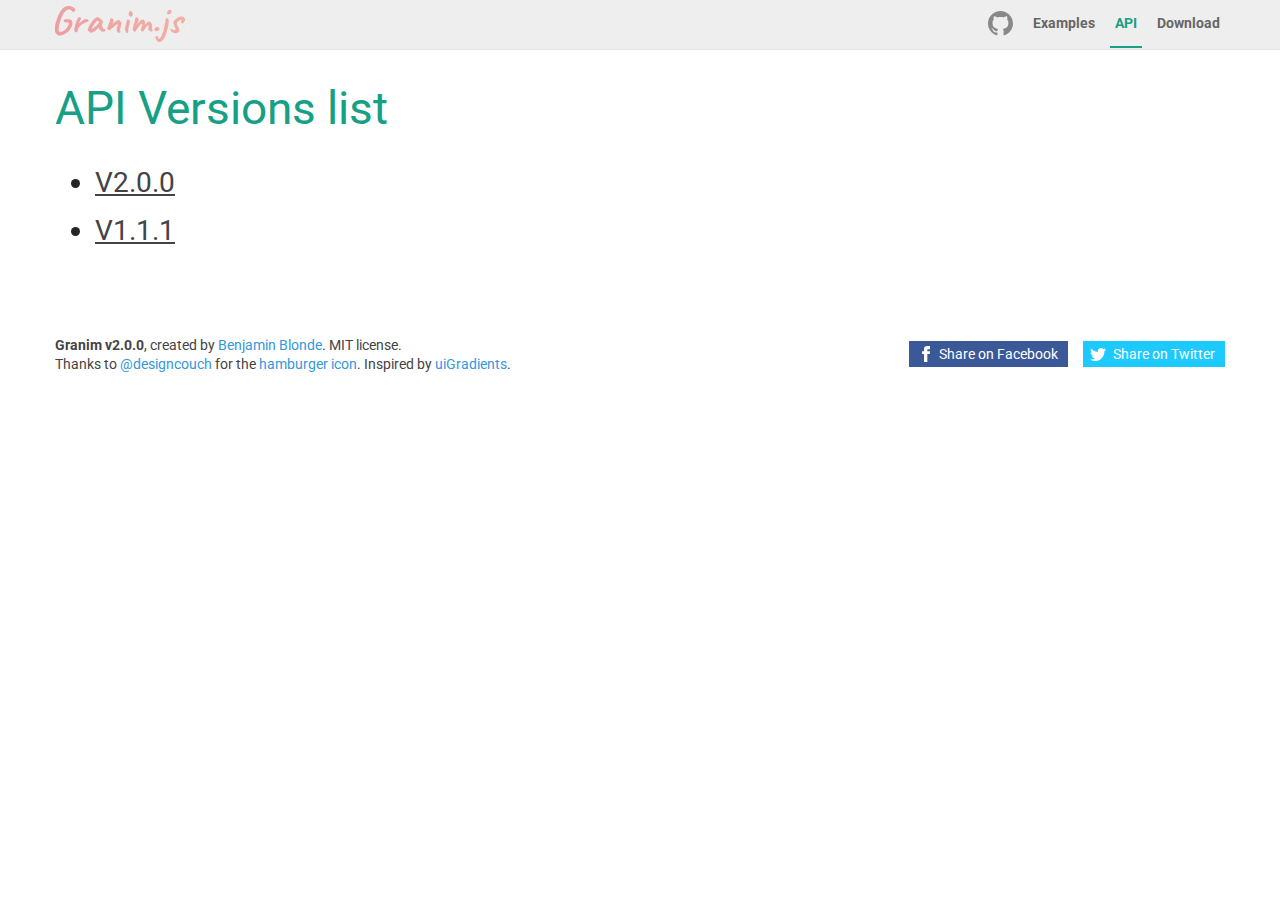
<file: node_modules/granim/docs/api.html>
<!DOCTYPE html><html lang="en"><head><title>API | Granim.js</title><meta name="description" content="API for granim.js. Gradients animations in javascript."><meta charset="UTF-8"><meta name="viewport" content="user-scalable=no, width=device-width, initial-scale=1, maximum-scale=1"><link type="text/css" rel="stylesheet" href="assets/css/style.css"><link type="text/css" rel="stylesheet" href="https://fonts.googleapis.com/css?family=Roboto:400,400italic,700"><link rel="icon" href="favicon.ico" type="image/x-icon"><!-- Facebook Metas--><meta property="og:url" content="http://sarcadass.github.io/granim.js"><meta property="og:type" content="website"><meta property="og:title" content="Granim.js"><meta property="og:description" content="Create fluid and interactive gradients animations with this small (&lt; 17kB) .js library"><meta property="og:image" content="http://sarcadass.github.io/granim.js/assets/img/social-image.png"><!-- Twitter Metas--><meta property="twitter:card" content="summary_large_image"><meta property="twitter:creator" content="@Sarcadass"><meta property="twitter:title" content="Granim.js"><meta property="twitter:description" content="Create fluid and interactive gradients animations with this small (&lt; 17kB) .js library"><meta property="twitter:image" content="http://sarcadass.github.io/granim.js/assets/img/social-image.png"><meta property="twitter:image:width" content="1200"><meta property="twitter:image:height" content="630"><link type="text/css" rel="stylesheet" href="assets/css/prism.css"></head><body class="api"><header class="main-header"><div class="container clearfix"><div class="bloc-logo"><canvas id="logo-canvas"></canvas><a class="logo-mask" href="index.html">Granim.js</a></div><div class="main-nav"><div class="hamburger-icon"><span></span><span></span><span></span><span></span><span></span><span></span></div><nav><ul class="clearfix"><li><a class="text-link" href="https://github.com/sarcadass/granim.js/releases" target="_blank" rel="external">Download</a></li><li><a class="text-link" id="nav-api" href="api-v2.0.0.html">API</a></li><li><a class="text-link" id="nav-examples" href="examples.html">Examples</a></li><li><a class="github" href="https://github.com/sarcadass/granim.js" target="_blank" title="Github" rel="external"><svg xmlns="http://www.w3.org/2000/svg" viewBox="0 0 25 25">
    <g>
        <path fill-rule="evenodd" clip-rule="evenodd" fill="#221E1B" d="M12.476,0C5.587,0,0,5.586,0,12.476
		c0,5.512,3.575,10.189,8.533,11.842c0.623,0.113,0.853-0.271,0.853-0.604c0-0.296-0.011-1.279-0.017-2.32
		c-3.471,0.754-4.203-1.473-4.203-1.473c-0.568-1.444-1.386-1.827-1.386-1.827c-1.132-0.772,0.085-0.758,0.085-0.758
		c1.253,0.088,1.913,1.286,1.913,1.286c1.113,1.908,2.919,1.356,3.631,1.039c0.112-0.81,0.435-1.358,0.791-1.67
		c-2.771-0.315-5.684-1.385-5.684-6.167c0-1.362,0.487-2.475,1.286-3.349c-0.13-0.314-0.558-1.582,0.121-3.301
		c0,0,1.047-0.336,3.432,1.278c0.995-0.276,2.062-0.415,3.122-0.419c1.061,0.004,2.129,0.143,3.125,0.419
		c2.384-1.614,3.43-1.278,3.43-1.278c0.68,1.719,0.25,2.987,0.122,3.301c0.801,0.874,1.283,1.986,1.283,3.349
		c0,4.792-2.918,5.847-5.696,6.157c0.447,0.385,0.847,1.146,0.847,2.309c0,1.671-0.015,3.015-0.015,3.424
		c0,0.333,0.224,0.723,0.855,0.602c4.957-1.652,8.526-6.329,8.526-11.84C24.953,5.586,19.365,0,12.476,0z"/>
        <path fill="#221E1B" d="M4.726,17.914c-0.028,0.062-0.124,0.081-0.213,0.037c-0.091-0.04-0.142-0.124-0.113-0.188
		c0.028-0.063,0.125-0.082,0.214-0.038C4.705,17.766,4.757,17.852,4.726,17.914L4.726,17.914z M4.572,17.8"/>
        <path fill="#221E1B" d="M5.231,18.477c-0.059,0.057-0.176,0.031-0.255-0.058c-0.081-0.086-0.096-0.202-0.036-0.256
		c0.061-0.058,0.173-0.033,0.256,0.055C5.277,18.306,5.293,18.421,5.231,18.477L5.231,18.477z M5.112,18.351"/>
        <path fill="#221E1B" d="M5.723,19.195c-0.076,0.055-0.201,0.003-0.278-0.105c-0.077-0.112-0.077-0.245,0.001-0.298
		c0.078-0.055,0.201-0.006,0.279,0.103C5.801,19.009,5.801,19.142,5.723,19.195L5.723,19.195z M5.723,19.195"/>
        <path fill="#221E1B" d="M6.397,19.892c-0.069,0.074-0.214,0.055-0.321-0.049c-0.108-0.102-0.14-0.245-0.072-0.319
		c0.07-0.076,0.216-0.054,0.324,0.048C6.437,19.673,6.469,19.815,6.397,19.892L6.397,19.892z M6.397,19.892"/>
        <path fill="#221E1B" d="M7.328,20.294c-0.031,0.097-0.171,0.141-0.313,0.101c-0.141-0.043-0.233-0.158-0.205-0.256
		c0.029-0.099,0.171-0.146,0.313-0.101C7.263,20.08,7.355,20.194,7.328,20.294L7.328,20.294z M7.328,20.294"/>
        <path fill="#221E1B" d="M8.347,20.368c0.004,0.102-0.116,0.188-0.264,0.189c-0.149,0.005-0.271-0.079-0.272-0.181
		c0-0.104,0.117-0.188,0.267-0.19C8.226,20.185,8.347,20.266,8.347,20.368L8.347,20.368z M8.347,20.368"/>
        <path fill="#221E1B" d="M9.297,20.206c0.018,0.1-0.084,0.203-0.232,0.231c-0.145,0.025-0.279-0.036-0.297-0.135
		C8.749,20.2,8.856,20.097,8.999,20.07C9.147,20.044,9.279,20.104,9.297,20.206L9.297,20.206z M9.297,20.206"/>
    </g>
</svg>
</a></li></ul></nav></div></div></header><div class="main-content"><div class="container bloc"><h1>API Versions list</h1><ul class="api-versions-list"><li><a href="api-v2.0.0.html">V2.0.0</a></li><li><a href="api-v1.1.1.html">V1.1.1</a></li></ul></div><div class="footer container bloc clearfix"><p><strong>Granim v<span>2.0.0</span></strong>, created by <a href="https://twitter.com/Sarcadass" target="_blank">Benjamin Blonde</a>.
MIT license.<br>
Thanks to <a href="https://twitter.com/designcouch" target="_blank">@designcouch</a>
for the <a href="https://codepen.io/designcouch/pen/Atyop" target="_blank">hamburger icon</a>.
Inspired by <a href="http://uigradients.com/" target="_blank">uiGradients</a>.</p><div class="bloc-social"><a class="cta-social cta-facebook" href="http://www.facebook.com/sharer.php?u=http://sarcadass.github.io/granim.js" target="_blank"><svg version="1.1" xmlns="http://www.w3.org/2000/svg" x="0px" y="0px" width="16px" height="16px" viewBox="0 0 16 16" enable-background="new 0 0 16 16" xml:space="preserve">
<path d="M8,5.333H6V8h2v8h3.334V8h2.428L14,5.333h-2.666V4.222c0-0.637,0.127-0.889,0.742-0.889H14V0h-2.539
	C9.064,0,8,1.055,8,3.077V5.333z"/>
</svg>
Share on Facebook</a><a class="cta-social cta-twitter" href="https://twitter.com/share?text=Create%20fluid%20and%20interactive%20gradients%20animations%20with%20this%20small%20%28&lt;%2010kB%29%20.js%20library&amp;via=Sarcadass&amp;url=http%3A%2F%2Fsarcadass.github.io%2Fgranim.js" target="_blank"><svg version="1.1" xmlns="http://www.w3.org/2000/svg"x="0px" y="0px" width="16px" height="16px" viewBox="0 0 16 16" enable-background="new 0 0 16 16" xml:space="preserve">
<path d="M16,3.538c-0.588,0.261-1.221,0.437-1.885,0.516c0.677-0.406,1.198-1.049,1.442-1.816c-0.634,0.376-1.337,0.65-2.084,0.797
	c-0.599-0.638-1.452-1.037-2.396-1.037c-2.119,0-3.676,1.977-3.198,4.03c-2.727-0.137-5.146-1.444-6.765-3.43
	c-0.86,1.475-0.446,3.405,1.016,4.383C1.592,6.964,1.085,6.817,0.644,6.571C0.607,8.092,1.698,9.514,3.276,9.83
	C2.814,9.956,2.308,9.985,1.793,9.887C2.21,11.19,3.422,12.14,4.86,12.166c-1.38,1.082-3.119,1.565-4.86,1.36
	C1.453,14.458,3.179,15,5.032,15c6.094,0,9.539-5.146,9.33-9.763C15.003,4.774,15.561,4.195,16,3.538z"/>
</svg>
Share on Twitter</a></div></div></div><script src="assets/js/vendor/jquery-3.1.0.min.js"></script><script src="assets/js/vendor/granim.min.js"></script><script src="assets/js/vendor/prism.js"></script><script type="text/javascript">var pageId = 'api';</script><script src="assets/js/script.js"></script><script type="text/javascript">(function(i, s, o, g, r, a, m) {
  i['GoogleAnalyticsObject'] = r;
  i[r] = i[r] || function() {
    (i[r].q = i[r].q || []).push(arguments)
  }, i[r].l = 1 * new Date();
  a = s.createElement(o),
  m = s.getElementsByTagName(o)[0];
  a.async = 1;
  a.src = g;
  m.parentNode.insertBefore(a, m)
})(window, document, 'script', 'https://www.google-analytics.com/analytics.js', 'ga');
ga('create', 'UA-83387901-1', 'auto');
ga('send', 'pageview');</script></body></html>
</file>
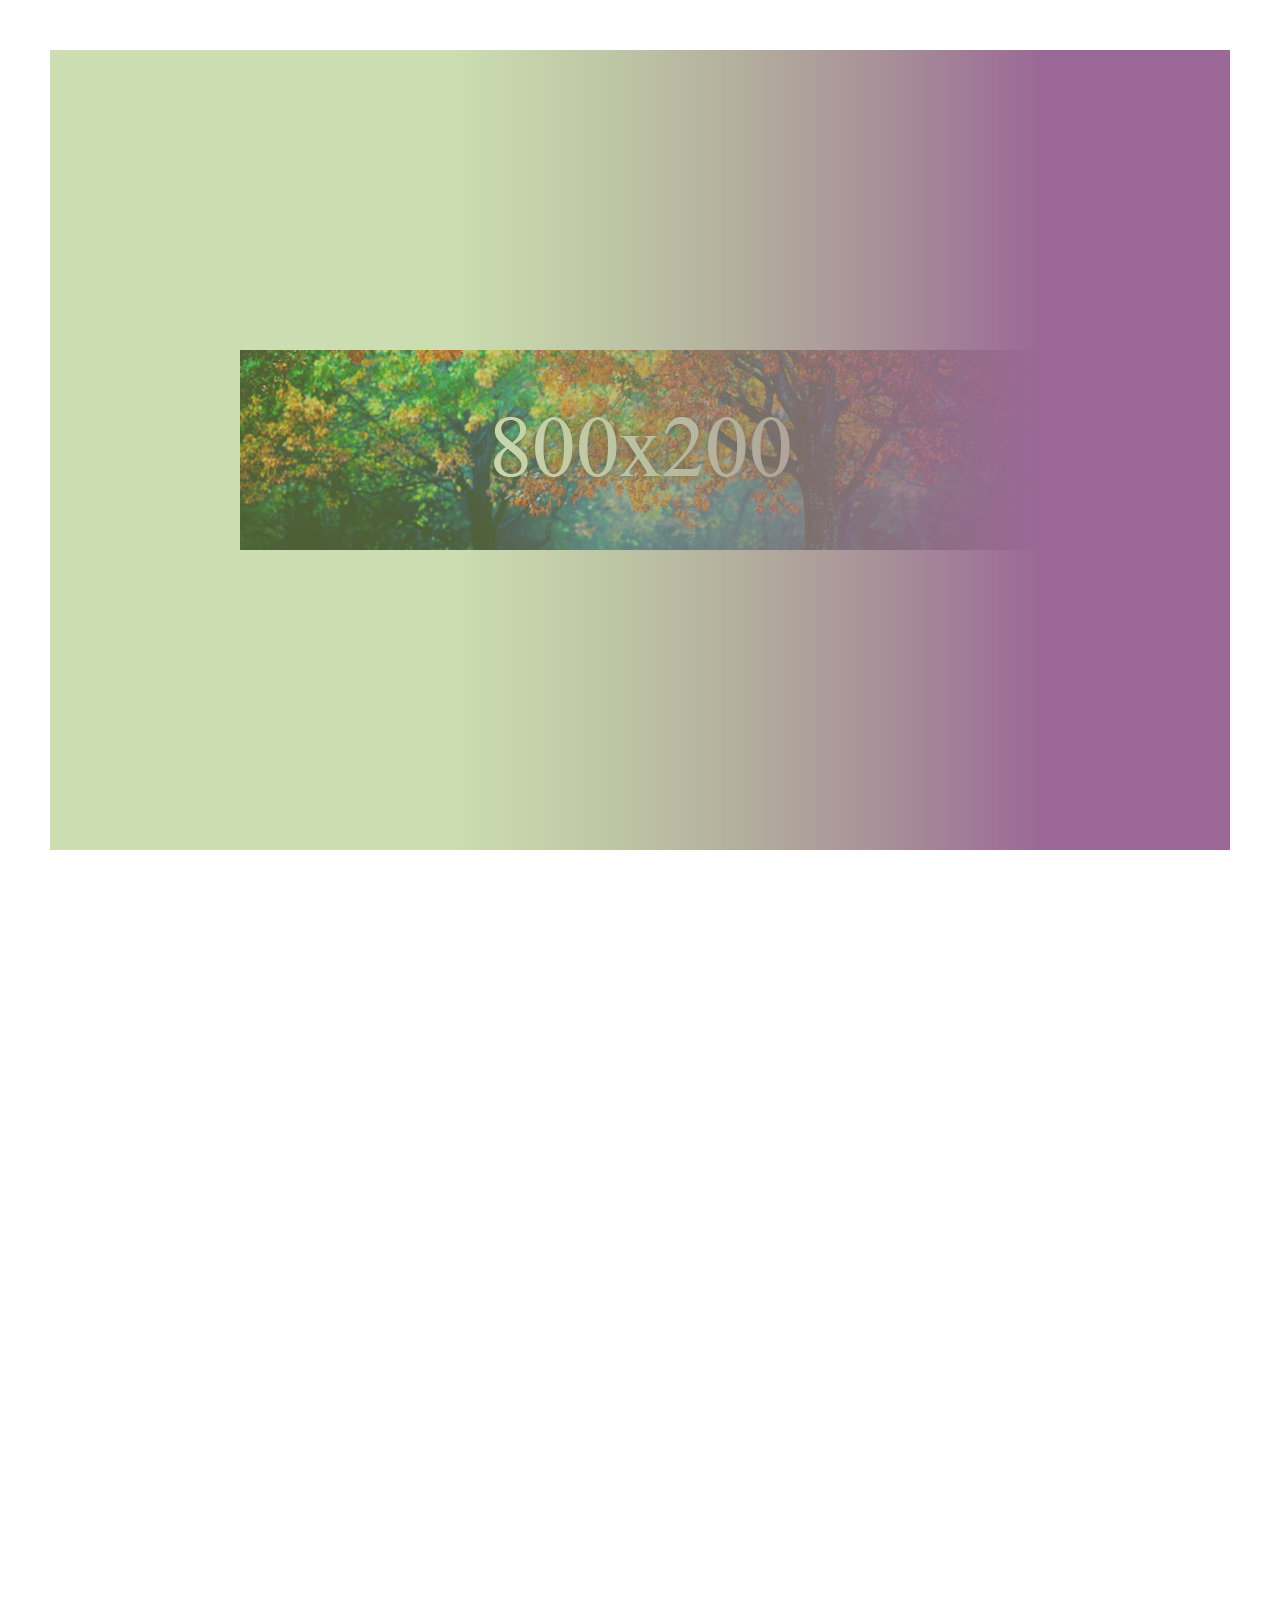
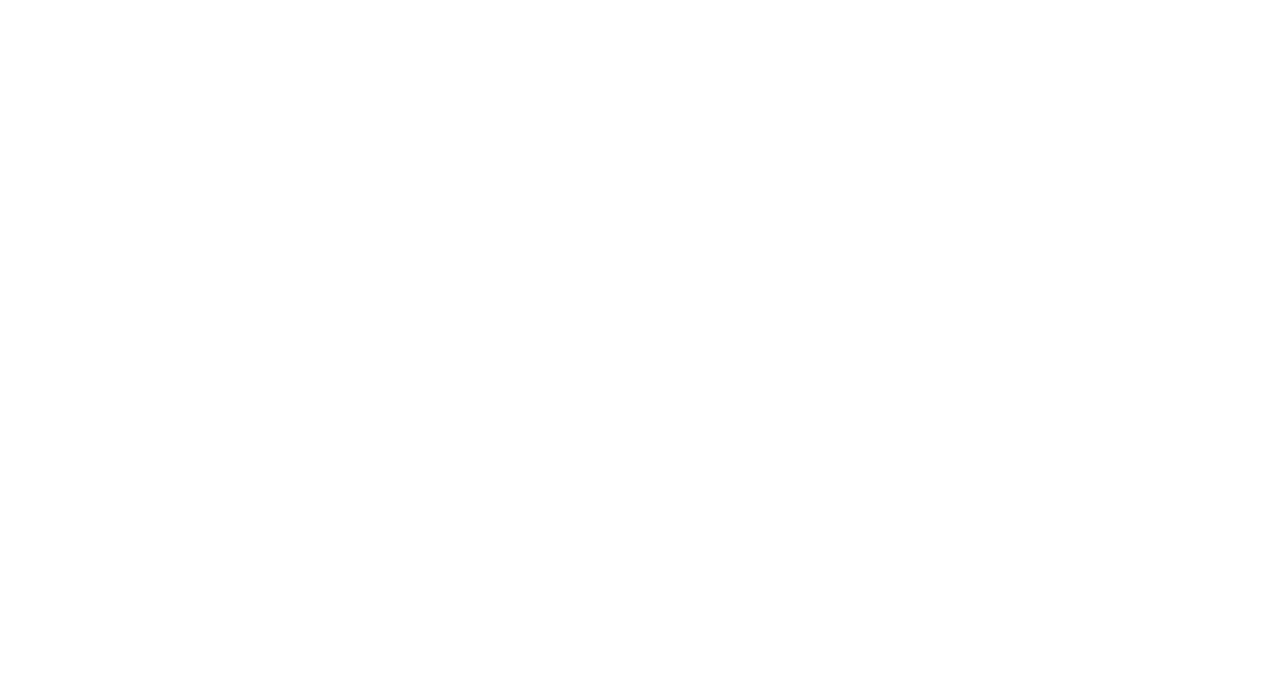
<file: node_modules/granim/test/manual-test.html>
<!DOCTYPE html>
<html lang="en">
<head>
	<meta charset="UTF-8">
	<title>Manual test - Granim</title>
	<style>
		body {
			height: 250vh;
			margin: 0;
		}
		#granim-canvas {
			display: block;
			width: calc(100% - 100px);
			min-width: 200px;
			height: calc(100vh - 100px);
			min-height: 100px;
			margin: 50px;
		}
	</style>
</head>
<body>
	<canvas id="granim-canvas"></canvas>
	<script src="../dist/granim.js"></script>
	<script>
		var granimInstance = new Granim({
			element: '#granim-canvas',
			direction: 'left-right',
			customDirection: {
				x0: '50px',
				y0: '00',
				x1: '0',
				y1: '0'
			},
			isPausedWhenNotInView: true,
			scrollDebounceThreshold: 300,
			image: {
				source: 'img/800x200.jpg',
				position: ['center', 'center'],
				stretchMode: ['none', 'stretch-if-bigger'],
				// blendingMode: 'multiply'
			},
			states : {
				"default-state": {
					gradients: [
						[
							{ color: 'rgba(255, 153, 102, .33)', pos: .5 },
							{ color: '#ff5e62', pos: 1 }
						], [
							{ color: 'hsla(144, 100%, 47%, .75)', pos: .1 },
							{ color: 'hsl(210, 96%, 46%)', pos: .6 }
						],
					],
					transitionSpeed: 1000
				},
				
				"default-state2": {
					gradients: [
						[{ color: '#7ffc25', pos: .5 }, { color: 'hsla(144, 100%, 47%, .75)', pos: .8 }],
						[{ color: '#AA076B', pos: .1 }, { color: '#7ffc25', pos: .3 }]
					],
					transitionSpeed: 1000
				}
			}
		});

		setTimeout(function() {
			granimInstance.changeState('default-state2');
			console.log('State Changed');
			
		}, 2000);
	</script>
</body>
</html>
</file>
<file: node_modules/granim/docs/assets/css/style.css>
body{margin:0;font-family:Roboto,Helvetica,Arial,sans-serif;color:#252525}h1,h2,h3{color:#16a085}h1{font-size:2.875em;font-weight:400}h2{font-size:1.75em;margin-bottom:10px}h2 .version{font-size:12px}pre{border-radius:4px}.clearfix:after{visibility:hidden;display:block;font-size:0;content:" ";clear:both;height:0}* html .clearfix{zoom:1}*:first-child+html .clearfix{zoom:1}.snippet{display:inline-block;background-color:#eee;padding:2px 5px;margin-bottom:1px;border-radius:2px;color:#444;font-size:15px;font-weight:bold}.version{display:inline-block;padding:2px 5px;border-radius:2px;font-weight:bold;font-size:10px;vertical-align:super;background-color:#eee;color:#444}.link{color:#3498db;font-weight:bold;text-decoration:none}.container{width:1200px;max-width:100%;padding:0 15px;margin:0 auto;box-sizing:border-box}.bloc{margin-bottom:75px}@media screen and (max-width: 767px){.bloc{margin-bottom:50px}}.bloc p{color:#444;line-height:1.3}.tab-titles{list-style:none;padding:0;margin:0 0 -2px}.tab-titles li{display:inline-block}.tab-titles li.active{background-color:#f5f2f0;border-radius:4px 4px 0 0}.tab-titles li.active a{font-weight:bold}.tab-titles li a{display:inline-block;padding:10px 20px 12px;text-decoration:none;color:#333}.tab-content{background-color:#f5f2f0;border-radius:4px}.tab-content .tab{padding:15px;display:none}.tab-content .tab.active{display:block}@media screen and (max-width: 767px){pre{font-size:75%}}.cta-social{position:relative;font-size:14px;display:inline-block;color:#fff;padding:5px 10px 5px 30px;text-decoration:none;margin-right:15px}.cta-social:last-child{margin-right:0}.cta-social.cta-facebook{background-color:#3b5998;transition:background .3s}@media screen and (min-width: 768px){.cta-social.cta-facebook:hover{background-color:#4264aa}}.cta-social.cta-facebook svg{position:absolute;left:7px}.cta-social.cta-facebook svg path{fill:#fff}.cta-social.cta-twitter{background-color:#1dcaff;transition:background .3s}@media screen and (min-width: 768px){.cta-social.cta-twitter:hover{background-color:#37d0ff}}.cta-social.cta-twitter svg{position:absolute;left:7px}.cta-social.cta-twitter svg path{fill:#fff}a.github{display:inline-block;width:25px;height:25px;margin:11px 5px 0 0}@media screen and (max-width: 767px){a.github{margin:0;padding:9px 0;height:inherit}}a.github svg{height:25px}a.github svg:hover path{fill:#1abc9c}a.github svg path{fill:#888;transition:fill .3s}.main-header{position:fixed;width:100%;height:49px;border-bottom:solid 1px #e5e5e5;top:0;background-color:#eee;z-index:10}.main-header .bloc-logo{visibility:hidden}.main-header .main-nav{height:49px;float:right}@media screen and (max-width: 767px){.main-header .main-nav.open nav{display:block;position:absolute;left:0;right:0;background-color:#f5f5f5;top:50px;box-shadow:0 5px 5px rgba(0,0,0,0.15)}}.main-header .main-nav nav{text-align:right}@media screen and (max-width: 767px){.main-header .main-nav nav{display:none}}.main-header .main-nav nav ul{padding:0;margin:0;list-style-type:none}.main-header .main-nav nav ul li{display:block;float:right;margin-right:10px}.main-header .main-nav nav ul li:first-child{margin-right:0}@media screen and (max-width: 767px){.main-header .main-nav nav ul li{float:none;text-align:center}}.main-header .main-nav nav a{display:inline-block;margin-left:10px;font-size:14px;color:#666;font-weight:bold;text-decoration:none;transition-property:color, border;transition-duration:.3s}.main-header .main-nav nav a:first-child{margin-left:0}.main-header .main-nav nav a.text-link:hover{color:#1abc9c}@media screen and (min-width: 768px){.main-header .main-nav nav a.text-link:hover{border-color:#1abc9c}}.main-header .main-nav nav a.text-link{padding:15px 5px}@media screen and (min-width: 768px){.main-header .main-nav nav a.text-link{border-bottom:solid 2px #eee}}.main-header .main-nav nav a.text-link.active,.main-header .main-nav nav a.text-link.active:hover{color:#16a085}@media screen and (min-width: 768px){.main-header .main-nav nav a.text-link.active,.main-header .main-nav nav a.text-link.active:hover{border-color:#16a085}}.main-header .main-nav .hamburger-icon{position:relative;width:35px;height:27px;margin-top:10px;-webkit-transform:rotate(0deg);-moz-transform:rotate(0deg);-o-transform:rotate(0deg);transform:rotate(0deg);-webkit-transition:.5s ease-in-out;-moz-transition:.5s ease-in-out;-o-transition:.5s ease-in-out;transition:.5s ease-in-out;cursor:pointer;opacity:.75}@media screen and (min-width: 768px){.main-header .main-nav .hamburger-icon{display:none}}.main-header .main-nav .hamburger-icon.open span:nth-child(1),.main-header .main-nav .hamburger-icon.open span:nth-child(6){-webkit-transform:rotate(45deg);-moz-transform:rotate(45deg);-o-transform:rotate(45deg);transform:rotate(45deg)}.main-header .main-nav .hamburger-icon.open span:nth-child(2),.main-header .main-nav .hamburger-icon.open span:nth-child(5){-webkit-transform:rotate(-45deg);-moz-transform:rotate(-45deg);-o-transform:rotate(-45deg);transform:rotate(-45deg)}.main-header .main-nav .hamburger-icon.open span:nth-child(1){left:5px;top:7px}.main-header .main-nav .hamburger-icon.open span:nth-child(2){left:calc(50% - 3px);top:7px}.main-header .main-nav .hamburger-icon.open span:nth-child(3){left:-50%;opacity:0}.main-header .main-nav .hamburger-icon.open span:nth-child(4){left:100%;opacity:0}.main-header .main-nav .hamburger-icon.open span:nth-child(5){left:5px;top:17px}.main-header .main-nav .hamburger-icon.open span:nth-child(6){left:calc(50% - 3px);top:17px}.main-header .main-nav .hamburger-icon span{display:block;position:absolute;height:5px;width:50%;background:#16a085;opacity:1;-webkit-transform:rotate(0deg);-moz-transform:rotate(0deg);-o-transform:rotate(0deg);transform:rotate(0deg);-webkit-transition:.25s ease-in-out;-moz-transition:.25s ease-in-out;-o-transition:.25s ease-in-out;transition:.25s ease-in-out}.main-header .main-nav .hamburger-icon span:nth-child(even){left:50%;border-radius:0 9px 9px 0}.main-header .main-nav .hamburger-icon span:nth-child(odd){left:0;border-radius:9px 0 0 9px}.main-header .main-nav .hamburger-icon span:nth-child(1),.main-header .main-nav .hamburger-icon span:nth-child(2){top:0}.main-header .main-nav .hamburger-icon span:nth-child(3),.main-header .main-nav .hamburger-icon span:nth-child(4){top:11px}.main-header .main-nav .hamburger-icon span:nth-child(5),.main-header .main-nav .hamburger-icon span:nth-child(6){top:22px}.bloc-logo{position:relative;width:130px;height:49px;float:left}.bloc-logo canvas,.bloc-logo .logo-mask{display:block;width:130px;height:49px}.bloc-logo .logo-mask{position:absolute;height:50px;margin:-1px 0 0;top:0;left:0;background-size:130px;background-image:url("../img/logo-mask.png");text-indent:-9999px}@media (-webkit-min-device-pixel-ratio: 1.5), (min-resolution: 144dpi){.bloc-logo .logo-mask{background-image:url("../img/logo-mask@2x.png")}}@media screen and (max-width: 767px){.footer{margin-top:-15px}}.footer p{width:50%;float:left;font-size:14px;line-height:1.4}@media screen and (max-width: 767px){.footer p{font-size:12px}}.footer p a{color:#3498db;text-decoration:none}.footer p a:hover{color:#75b9e7}.footer .bloc-social{width:50%;margin-top:19px;float:left;text-align:right}@media screen and (max-width: 767px){.footer p,.footer .bloc-social{float:none;text-align:center}.footer p{width:100%}.footer .bloc-social{width:290px;margin-left:auto;margin-right:auto}.footer .bloc-social .cta-facebook{margin:0 0 15px}}body.home{position:absolute;top:0;right:0;bottom:0;left:0;overflow:hidden}body.home.background-gradient-light .content-wrapper{color:#111;fill:#111}body.home.background-gradient-dark .content-wrapper{color:#eee;fill:#eee}body.home #canvas-wrapper{position:absolute;width:100%;height:100%;top:0;right:0;bottom:0;left:0}body.home #canvas-wrapper #granim-canvas{position:absolute;width:100%;height:100%;z-index:-1;background-size:cover;background-position:0 85%}body.home #canvas-wrapper .content-wrapper{text-align:center;transition-property:color, fill;transition-duration:1.5s;visibility:hidden;font-size:16px}@media screen and (max-width: 767px){body.home #canvas-wrapper .content-wrapper{font-size:13px}}body.home #canvas-wrapper .content-wrapper .title{margin:0;overflow:hidden}body.home #canvas-wrapper .content-wrapper .title svg{display:block;width:768px;max-width:90%;margin:0 auto}@media screen and (max-width: 991px){body.home #canvas-wrapper .content-wrapper .title svg{width:500px}}body.home #canvas-wrapper .content-wrapper .title span.name{text-indent:9999px;display:block;height:0}body.home #canvas-wrapper .content-wrapper .description{margin:20px 0 25px;line-height:1.5}body.home #canvas-wrapper .content-wrapper .description .app-size{font-size:90%}body.home #canvas-wrapper .content-wrapper nav a{display:inline-block;padding:5px 10px;margin-right:15px;border:solid 1px;color:inherit;text-transform:uppercase;text-decoration:none;box-shadow:0 0 0;transition:box-shadow 1s}body.home #canvas-wrapper .content-wrapper nav a:last-child{margin-right:0}body.home #canvas-wrapper .content-wrapper nav a:hover{box-shadow:0 0 5px}body.home.background-gradient-light #social-wrapper .github path{fill:#111}body.home.background-gradient-dark #social-wrapper .github path{fill:#fff}body.home #social-wrapper{position:fixed;text-align:right;top:15px;right:15px}body.home #social-wrapper .github{padding:0;margin:0 15px 0 0;vertical-align:middle}body.home #social-wrapper .github path{fill:#111}@media screen and (max-width: 767px){body.home #social-wrapper .github{width:30px;margin:0}body.home #social-wrapper .cta-social{display:none}}body.home #social-wrapper path{transition:fill 1.5s}body.home.background-gradient-light #home-footer{color:#111}body.home.background-gradient-dark #home-footer{color:#fff}body.home #home-footer{position:absolute;box-sizing:border-box;width:100%;padding:10px;bottom:0;left:0;line-height:18px;font-size:12px;text-align:right;transition:color 1.5s}body.home #home-footer strong{font-size:14px}body.home #home-footer a{display:inline-block;color:inherit}@media screen and (max-width: 767px){body.home #home-footer{font-size:10px;line-height:16px}body.home #home-footer strong{font-size:12px}}body.examples{padding-top:50px}.sandbox{position:relative;height:300px;border:solid 2px #eee;border-radius:4px;background-color:#eee}.sandbox canvas{position:absolute;display:block;width:100%;height:100%;top:0;right:0;bottom:0;left:0;border-radius:4px}.sandbox-footer{position:relative;display:flex;align-items:baseline;padding:10px 20px;background-color:#f5f2f0;margin-top:-4px;border-radius:0 0 4px 4px;z-index:1}.sandbox-footer .option{font-size:14px;font-weight:bold;margin-right:15px}.sandbox-footer .option:last-child{margin-right:0}.sandbox-footer .option input[type=checkbox]{position:relative;top:2px}.sandbox-footer .option select{margin-left:5px}.code-wrapper{margin-top:30px}#canvas-image{background-image:url("../img/bg-forest.jpg");background-position-x:50%}.canvas-image-wrapper{height:100px;background-color:#eee;text-align:center}.canvas-image-wrapper .bloc-logo{display:inline-block;margin-top:25px;float:none}.canvas-interactive-wrapper{text-align:center}.canvas-interactive-wrapper .cta-wrapper{margin-top:136px}.canvas-interactive-wrapper .cta-wrapper span{position:relative;display:inline-block;margin-right:50px;z-index:1}.canvas-interactive-wrapper .cta-wrapper span:last-child{margin-right:0}.canvas-interactive-wrapper .cta-wrapper span a{display:inline-block;padding:3px 7px;border:solid 1px transparent;text-decoration:none;font-size:17px;color:#222;transition:border .3s}.canvas-interactive-wrapper .cta-wrapper span a.active{border-color:#222}@media screen and (min-width: 769px){.canvas-interactive-wrapper .cta-wrapper span a:hover{border-color:rgba(0,0,0,0.25)}.canvas-interactive-wrapper .cta-wrapper span a.active:hover{border-color:#222}}@media screen and (max-width: 767px){.canvas-interactive-wrapper .cta-wrapper{margin-top:91px}.canvas-interactive-wrapper .cta-wrapper span{display:block;margin:0 0 20px}.canvas-interactive-wrapper .cta-wrapper span:last-child{margin-bottom:0}.canvas-interactive-wrapper .cta-wrapper span a{font-size:15px}}body.api{padding-top:50px}.api-versions-list li{font-size:1.75em;margin-bottom:15px}.api-versions-list li a{color:#444}.api-versions-list li a:hover{color:#16a085}.title-bloc{display:flex;justify-content:space-between;align-items:center}.title-bloc .api-version{font-size:.5em;font-weight:bold}.title-bloc #version-select{padding:5px;border-color:#16a085;font-size:1em;font-family:Roboto,Helvetica,Arial,sans-serif}table.api-list{width:100%;text-align:left;border-spacing:0}@media screen and (min-width: 768px){table.api-list{margin-top:30px}}table.api-list tr:last-child td{border-bottom:none}table.api-list th{text-align:left}table.api-list td{padding-top:15px;vertical-align:top;line-height:1.3}table.api-list td:nth-child(2){font-family:Consolas, Monaco, 'Andale Mono', 'Ubuntu Mono', monospace}@media screen and (min-width: 768px){table.api-list td{padding-bottom:15px;border-bottom:solid 1px #ddd}}table.api-list td:nth-child(1){color:#1abc9c;font-weight:bold}@media screen and (min-width: 768px){table.api-list td:nth-child(1){width:20%}table.api-list td:nth-child(2){width:15%}table.api-list td:nth-child(3){width:15%}table.api-list td:nth-child(4){width:50%}}table.api-list td .required{font-size:12px;font-weight:normal;color:#a9a9a9;vertical-align:middle}table.api-list ul{padding-left:30px;margin:7px 0}table.api-list ul li{margin-bottom:5px}table.api-list ul li:last-child{margin-bottom:0}@media screen and (max-width: 767px){table.api-list thead{display:none}table.api-list tr{display:block;padding-bottom:15px;border-bottom:solid 1px #ddd}table.api-list tr:last-child{border-bottom:none}table.api-list td{display:block}table.api-list td:before{font-weight:bold}table.api-list td:nth-child(2):before{content:"Default: "}table.api-list td:nth-child(3):before{content:"Type: "}table.api-list td:nth-child(4):before{content:"Description: "}}
</file>
<file: node_modules/granim/docs/assets/css/prism.css>
/* http://prismjs.com/download.html?themes=prism&languages=markup+css+clike+javascript */
/**
 * prism.js default theme for JavaScript, CSS and HTML
 * Based on dabblet (http://dabblet.com)
 * @author Lea Verou
 */

code[class*="language-"],
pre[class*="language-"] {
	color: black;
	background: none;
	text-shadow: 0 1px white;
	font-family: Consolas, Monaco, 'Andale Mono', 'Ubuntu Mono', monospace;
	text-align: left;
	white-space: pre;
	word-spacing: normal;
	word-break: normal;
	word-wrap: normal;
	line-height: 1.5;

	-moz-tab-size: 4;
	-o-tab-size: 4;
	tab-size: 4;

	-webkit-hyphens: none;
	-moz-hyphens: none;
	-ms-hyphens: none;
	hyphens: none;
}

pre[class*="language-"]::-moz-selection, pre[class*="language-"] ::-moz-selection,
code[class*="language-"]::-moz-selection, code[class*="language-"] ::-moz-selection {
	text-shadow: none;
	background: #b3d4fc;
}

pre[class*="language-"]::selection, pre[class*="language-"] ::selection,
code[class*="language-"]::selection, code[class*="language-"] ::selection {
	text-shadow: none;
	background: #b3d4fc;
}

@media print {
	code[class*="language-"],
	pre[class*="language-"] {
		text-shadow: none;
	}
}

/* Code blocks */
pre[class*="language-"] {
	padding: 1em;
	margin: .5em 0;
	overflow: auto;
}

:not(pre) > code[class*="language-"],
pre[class*="language-"] {
	background: #f5f2f0;
}

/* Inline code */
:not(pre) > code[class*="language-"] {
	padding: .1em;
	border-radius: .3em;
	white-space: normal;
}

.token.comment,
.token.prolog,
.token.doctype,
.token.cdata {
	color: slategray;
}

.token.punctuation {
	color: #999;
}

.namespace {
	opacity: .7;
}

.token.property,
.token.tag,
.token.boolean,
.token.number,
.token.constant,
.token.symbol,
.token.deleted {
	color: #905;
}

.token.selector,
.token.attr-name,
.token.string,
.token.char,
.token.builtin,
.token.inserted {
	color: #690;
}

.token.operator,
.token.entity,
.token.url,
.language-css .token.string,
.style .token.string {
	color: #a67f59;
	background: hsla(0, 0%, 100%, .5);
}

.token.atrule,
.token.attr-value,
.token.keyword {
	color: #07a;
}

.token.function {
	color: #DD4A68;
}

.token.regex,
.token.important,
.token.variable {
	color: #e90;
}

.token.important,
.token.bold {
	font-weight: bold;
}
.token.italic {
	font-style: italic;
}

.token.entity {
	cursor: help;
}
</file>
